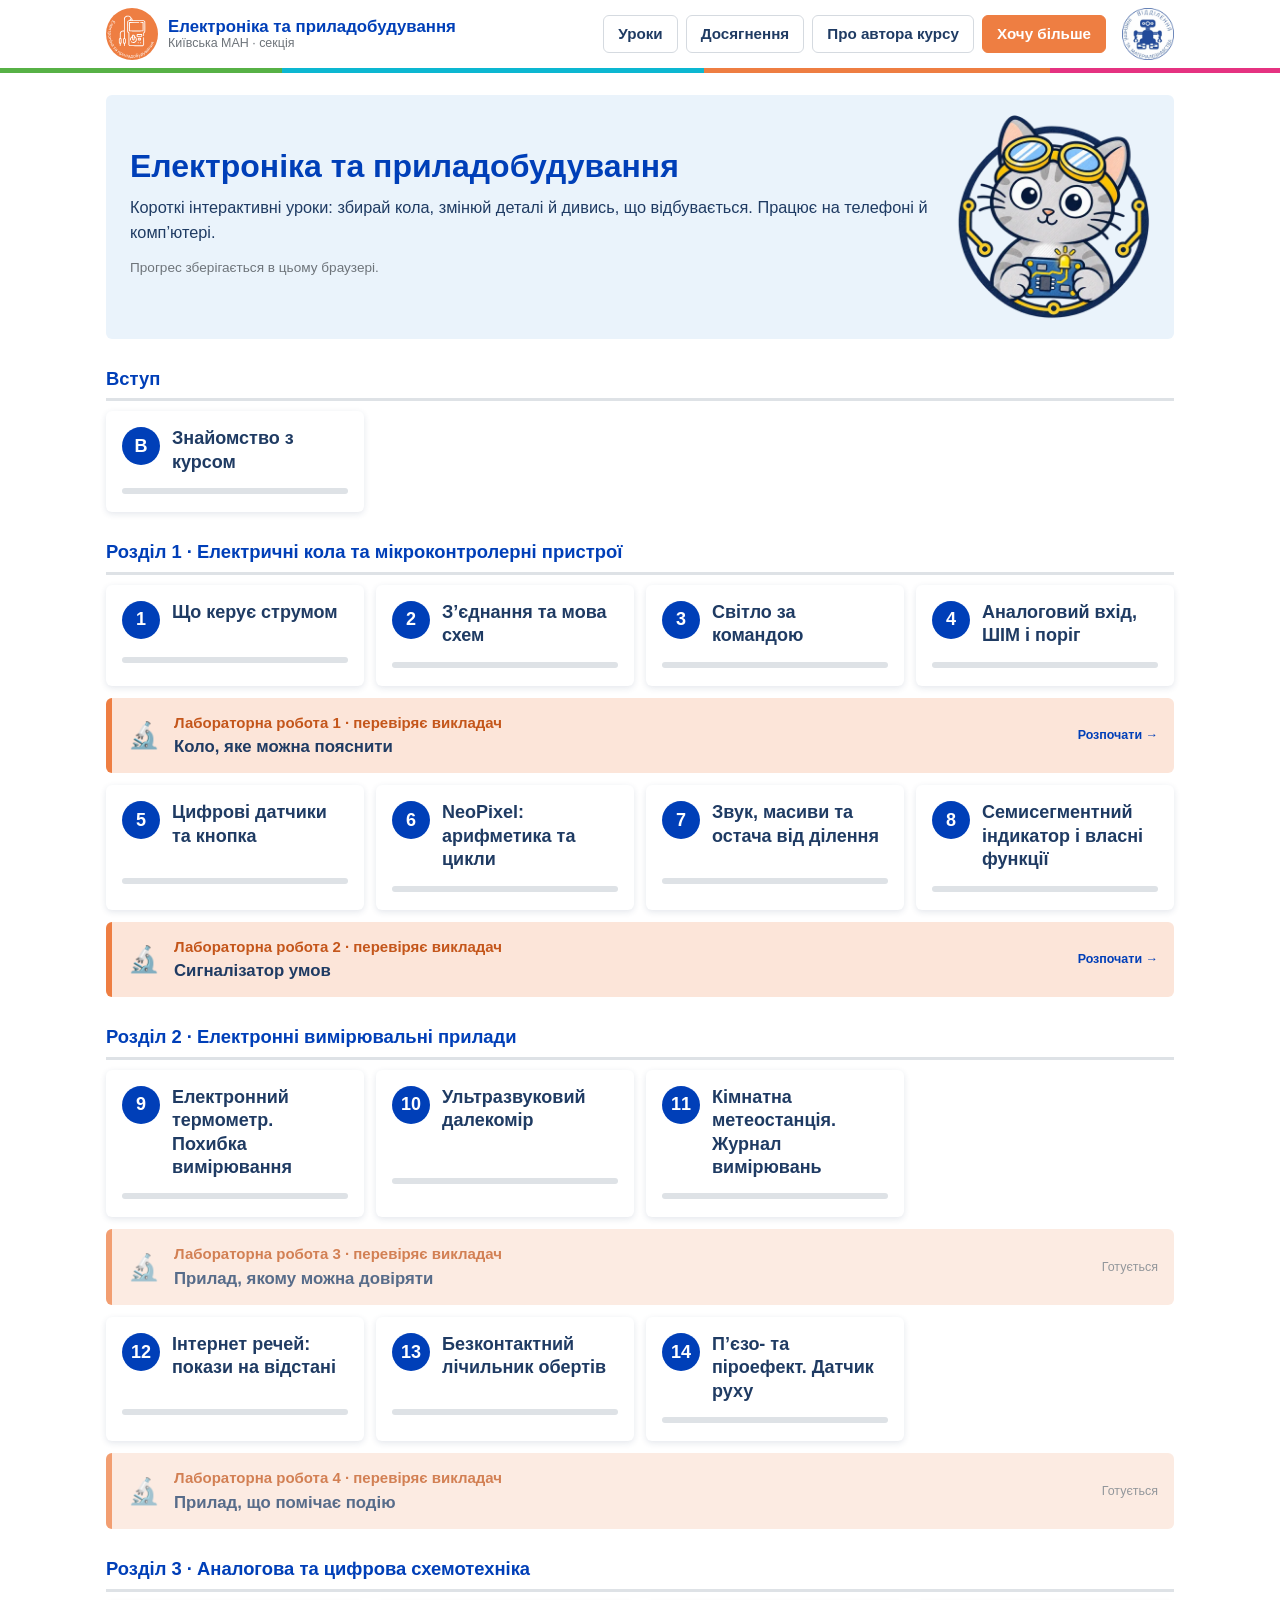
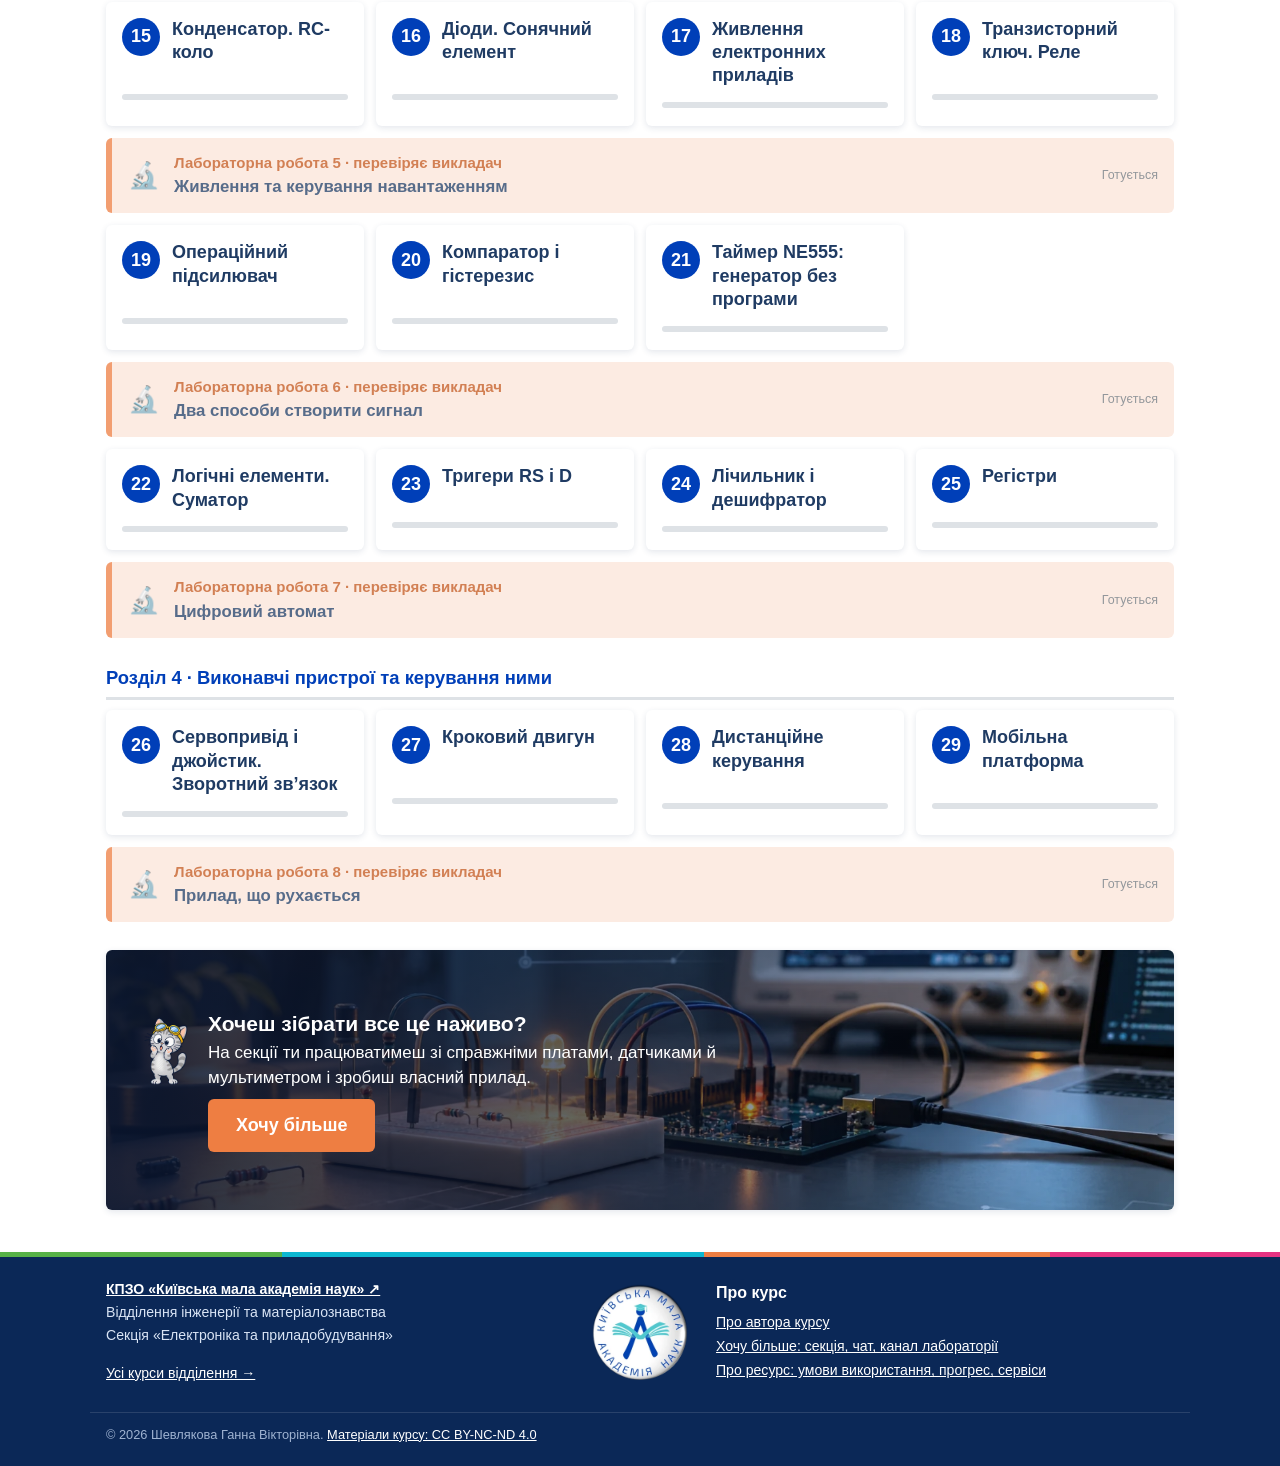
<file: index.html>
<!doctype html>
<html lang="uk">
<head>
<meta charset="utf-8">
<meta name="viewport" content="width=device-width,initial-scale=1">
<title>Електроніка та приладобудування · Київська МАН</title>
<link rel="stylesheet" href="css/style.css">
</head>
<body class="page">
<main class="page-main">
  <section class="intro">
    <div>
      <h1>Електроніка та приладобудування</h1>
      <p class="lead">Короткі інтерактивні уроки: збирай кола, змінюй деталі й дивись, що відбувається. Працює на телефоні й комп’ютері.</p>
      <p class="small">Прогрес зберігається в цьому браузері.</p>
    </div>
    <img id="intro-cat" alt="">
  </section>
  <div id="course"></div>
  <section class="teaser big photo">
    <img id="teaser-cat" class="cat-mini" alt="">
    <p><b>Хочеш зібрати все це наживо?</b><br>На секції ти працюватимеш зі справжніми платами, датчиками й мультиметром і зробиш власний прилад.</p>
    <a class="primary" id="teaser-link" href="join.html">Хочу більше</a>
  </section>
</main>
<script src="settings.js"></script>
<script src="js/site.js"></script>
<script>renderSiteChrome('lessons');</script>
<script src="js/cats.js"></script>
<script src="js/lessons-list.js"></script>
<script>
  document.getElementById('intro-cat').src = 'img/course-emblem.webp';
  document.getElementById('teaser-cat').src = CATS.surprised;
  const labState = id => { let L = null; try { L = JSON.parse(localStorage.getItem('electro-lab-' + id) || 'null'); } catch (e) {} return !L || !L.project ? 'Розпочати →' : L.test && L.test.submitted ? `Тест: ${L.test.score}/${L.test.qs.length}` : 'Виконується'; };
  /* Режим авторки: index.html?author=1 — в уроках видно заготовки «Тут буде» (запам’ятовується; ?author=0 — вимкнути) */
  const aq = new URLSearchParams(location.search).get('author');
  try { if (aq != null) localStorage.setItem('electro-author', aq === '1' ? '1' : ''); } catch (e) {}
  const read = id => { try { return JSON.parse(localStorage.getItem('electro-progress-' + id) || 'null'); } catch (e) { return null; } };
  document.getElementById('course').innerHTML = COURSE.map(m => `
    <section class="module${m.module ? '' : ' cont'}">${m.module ? `<h2>${m.module}</h2>` : ''}<div class="lesson-grid">
      ${m.lessons.map(l => {
        const st = l.ready && read(l.id);
        const done = st ? Object.keys(st.done || {}).length : 0;
        const pct = st && st.total ? Math.round(done / st.total * 100) : 0;
        const badge = !l.ready ? '<span class="ls-badge soon">Готується</span>'
          : st && st.complete ? '<span class="ls-badge done">★ Пройдено</span>'
          : pct ? `<span class="ls-badge">${pct}%</span>` : '';
        const inner = `<span class="ls-n">${l.n === 0 ? 'В' : l.n}</span><span class="ls-t">${l.title}</span>${badge}
          ${l.ready ? `<span class="ls-bar"><i style="width:${pct}%"></i></span>` : ''}`;
        return l.ready ? `<a class="ls-card" href="lesson.html?l=${l.id}">${inner}</a>` : `<div class="ls-card off">${inner}</div>`;
      }).join('')}
    </div>
    ${m.lab ? `<${m.lab.ready ? `a href="lab.html?l=${m.lab.id}"` : 'div'} class="lab-card ${m.lab.ready ? '' : 'off'}">
      <span class="lab-ic">🔬</span>
      <span class="lab-t"><small>Лабораторна робота ${m.lab.n} · перевіряє викладач</small><b>${m.lab.title}</b></span>
      <span class="ls-badge ${m.lab.ready ? '' : 'soon'}">${m.lab.ready ? (labState(m.lab.id)) : 'Готується'}</span>
    </${m.lab.ready ? 'a' : 'div'}>` : ''}
    </section>`).join('');
</script>
</body>
</html>
</file>
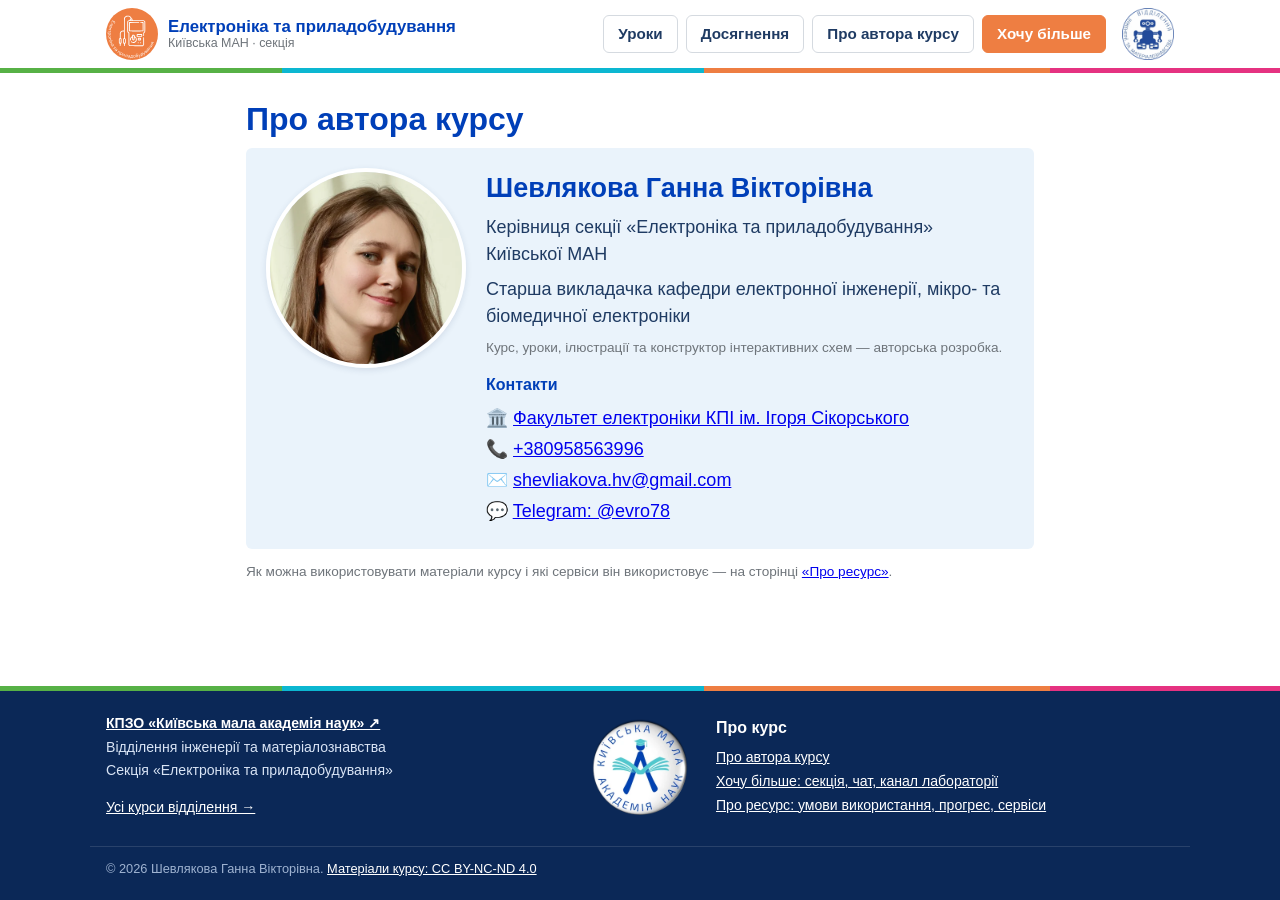
<file: about.html>
<!doctype html>
<html lang="uk">
<head>
<meta charset="utf-8">
<meta name="viewport" content="width=device-width,initial-scale=1">
<title>Про автора курсу · Електроніка та приладобудування</title>
<link rel="stylesheet" href="css/style.css">
</head>
<body class="page">
<main class="page-main narrow">
  <h1>Про автора курсу</h1>
  <section class="author-card">
    <img src="img/author.webp" alt="Шевлякова Ганна Вікторівна" class="author-photo">
    <div>
      <h2 id="a-name"></h2>
      <p id="a-role"></p>
      <p id="a-pos"></p>
      <p class="small">Курс, уроки, ілюстрації та конструктор інтерактивних схем — авторська розробка.</p>
      <h3 class="contacts-h">Контакти</h3>
      <ul id="a-contacts" class="contact-list"></ul>
    </div>
  </section>
  <p class="small">Як можна використовувати матеріали курсу і які сервіси він використовує — на сторінці <a href="resource.html">«Про ресурс»</a>.</p>
</main>
<script src="settings.js"></script>
<script src="js/site.js"></script>
<script>renderSiteChrome('about');</script>
<script>
  const a = SITE.author, ext = (h, t) => `<a href="${h}" target="_blank" rel="noopener">${t}</a>`;
  document.getElementById('a-name').textContent = a.name;
  const cap = t => t ? t[0].toUpperCase() + t.slice(1) : '';
  document.getElementById('a-role').textContent = cap(a.role);
  document.getElementById('a-pos').textContent = cap(a.position);
  const nick = (a.telegram || '').replace(/^@/, '');
  document.getElementById('a-contacts').innerHTML = [
    a.org && `<li>🏛️ ${a.orgUrl ? ext(a.orgUrl, a.org) : a.org}</li>`,
    a.phone && `<li>📞 <a href="tel:${a.phone.replace(/[^+\d]/g, '')}">${a.phone}</a></li>`,
    a.email && `<li>✉️ <a href="mailto:${a.email}">${a.email}</a></li>`,
    nick && `<li>💬 ${ext('https://t.me/' + nick, 'Telegram: @' + nick)}</li>`
  ].filter(Boolean).join('') || '<li class="small">Контакти з’являться тут (заповніть їх у файлі settings.js).</li>';
</script>
</body>
</html>
</file>
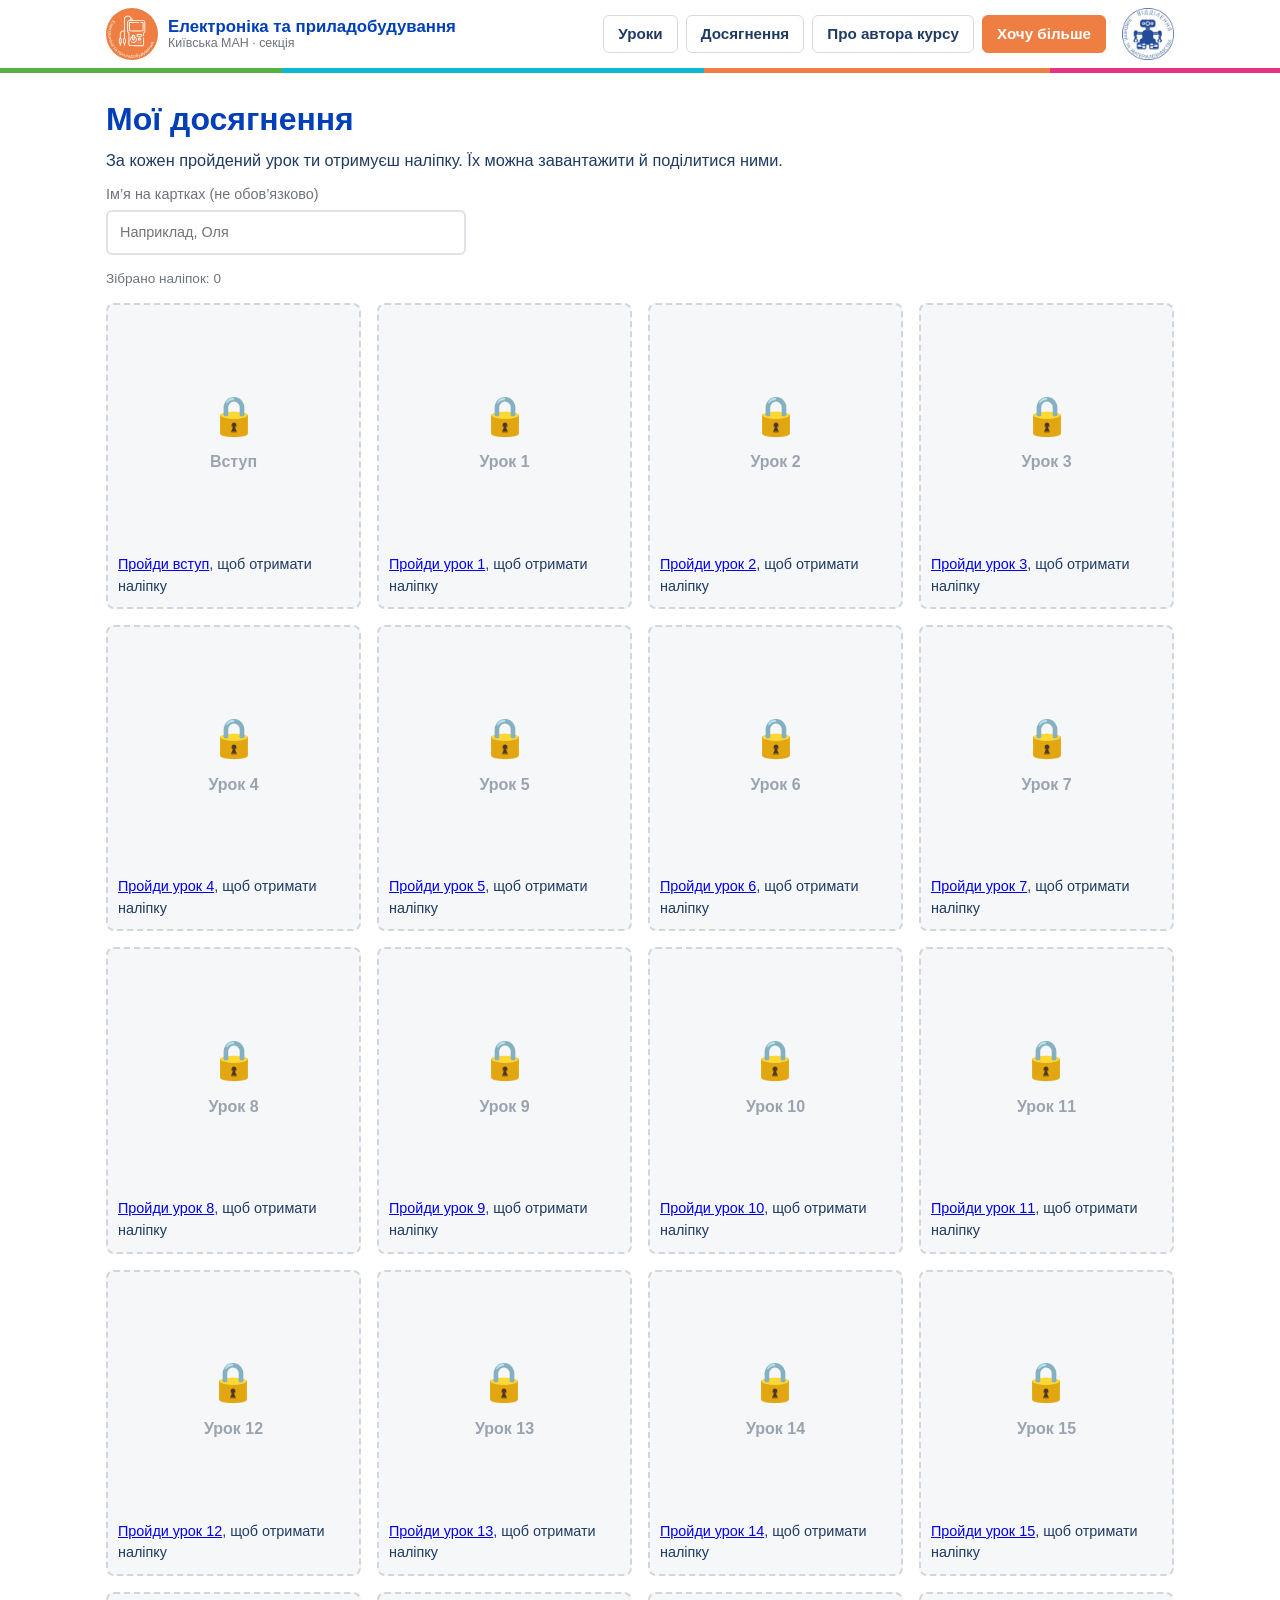
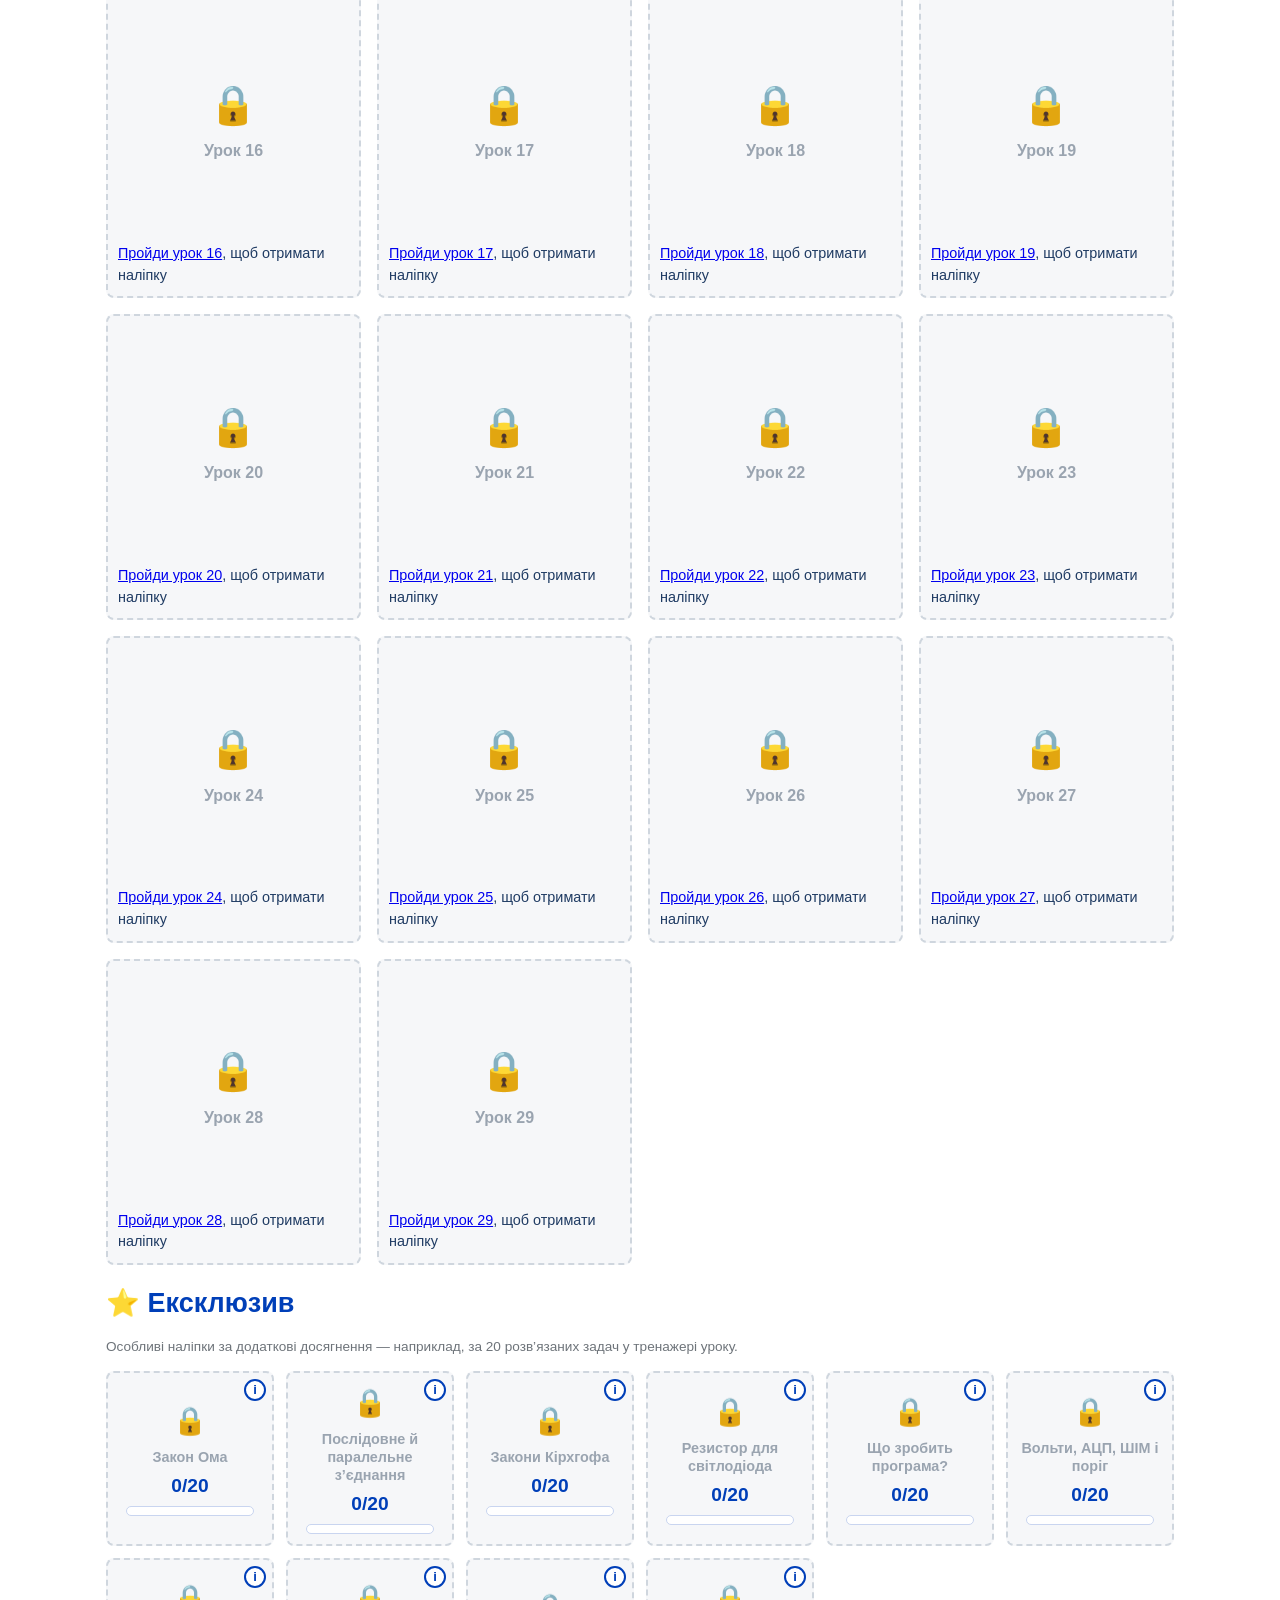
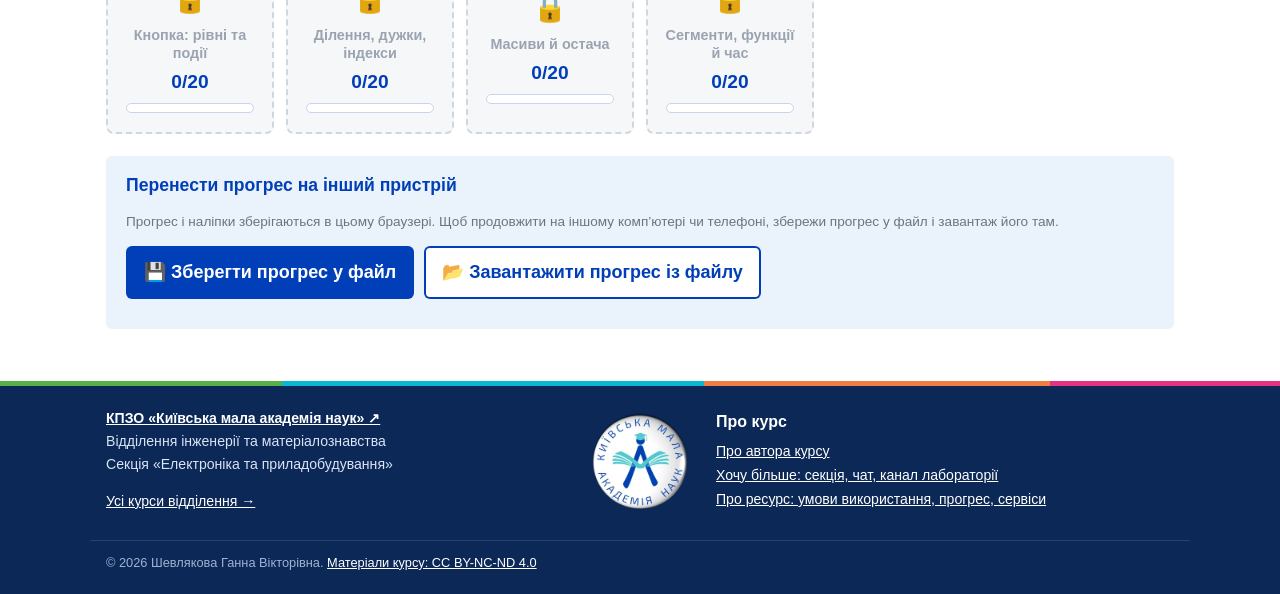
<file: achievements.html>
<!doctype html>
<html lang="uk">
<head>
<meta charset="utf-8">
<meta name="viewport" content="width=device-width,initial-scale=1">
<title>Досягнення · Електроніка та приладобудування</title>
<link rel="stylesheet" href="css/style.css">
</head>
<body class="page">
<main class="page-main">
  <h1>Мої досягнення</h1>
  <p class="lead">За кожен пройдений урок ти отримуєш наліпку. Їх можна завантажити й поділитися ними.</p>
  <label class="name ach-name">Ім’я на картках (не обов’язково)<input id="nm" maxlength="24" placeholder="Наприклад, Оля"></label>
  <p class="small" id="ach-sum"></p>
  <div class="ach-grid" id="ach"></div>

  <section class="excl">
    <h2>⭐ Ексклюзив</h2>
    <p class="small">Особливі наліпки за додаткові досягнення — наприклад, за 20 розв’язаних задач у тренажері уроку.</p>
    <div class="ach-grid small-grid" id="ach-ex"></div>
  </section>

  <section class="transfer">
    <h2>Перенести прогрес на інший пристрій</h2>
    <p class="small">Прогрес і наліпки зберігаються в цьому браузері. Щоб продовжити на іншому комп’ютері чи телефоні, збережи прогрес у файл і завантаж його там.</p>
    <div class="actions">
      <button class="primary" id="pf-save">💾 Зберегти прогрес у файл</button>
      <label class="primary alt pf-load">📂 Завантажити прогрес із файлу<input type="file" id="pf-file" accept=".electro" hidden></label>
    </div>
    <p class="small" id="pf-msg" aria-live="polite"></p>
  </section>
</main>
<script src="settings.js"></script>
<script src="js/site.js"></script>
<script>renderSiteChrome('achievements');</script>
<script src="js/cats.js"></script>
<script src="js/card.js"></script>
<script src="js/lessons-list.js"></script>
<script src="js/progress-file.js"></script>
<script>
(function () {
  const read = id => { try { return JSON.parse(localStorage.getItem('electro-progress-' + id) || 'null'); } catch (e) { return null; } };
  const getName = () => { try { return localStorage.getItem('electro-name') || ''; } catch (e) { return ''; } };
  const lessons = COURSE.flatMap(m => m.lessons).filter(l => l.ready);
  const box = document.getElementById('ach'), nm = document.getElementById('nm');
  nm.value = getName();

  // Підвантажити наліпку уроку (lessons/stickers/<id>.sticker.js), якщо вона є
  const loadSticker = id => new Promise(res => {
    if ((window.STICKERS || {})[id]) return res();
    const s = document.createElement('script'); s.src = 'lessons/stickers/' + id + '.sticker.js';
    s.onload = res; s.onerror = res; document.body.appendChild(s);
  });

  async function draw() {
    let got = 0;
    const items = [];
    const loadBonus = id => new Promise(res => { if ((window.STICKERS || {})[id + 'b'] || (window.STICKERS || {})[id + 'k']) return res(); const s = document.createElement('script'); s.src = 'lessons/stickers/' + id + '.bonus.js'; s.onload = res; s.onerror = res; document.body.appendChild(s); });
    for (const l of lessons) {
      const st = read(l.id);
      if (st && st.complete && st.card) {
        await loadSticker(l.id);
        got++;
        items.push({ l, meta: { ...st.card, name: getName(), sticker: (window.STICKERS || {})[l.id] } });
      } else items.push({ l, meta: null });
      // Ексклюзивні наліпки за тренажери: отримана — показуємо, ні — замок із прогресом 3/20
      for (const t of l.trainers || []) {
        const gen = Object.values((st && st.gen) || {}).find(g => g.key === t.key);
        let solved = gen ? gen.ok : 0;
        if (!gen && t.key === 'b') solved = Math.max(0, ...Object.values((st && st.genSolved) || {}));   // старі записи
        const when = st && ((st.bonuses || {})[t.key] || (t.key === 'b' && typeof st.bonus === 'string' && st.bonus));
        const info = `Розв’яжи ${t.need} задач у тренажері «${t.topic}» (${l.n === 0 ? 'вступ' : 'урок ' + l.n})`;
        if (when) { await loadBonus(l.id); const b = (window.STICKERS || {})[l.id + t.key]; if (b) { got++; items.push({ l, t, info, ex: true, bonus: true, meta: { sticker: b } }); continue; } }
        items.push({ l, t, info, ex: true, trainerLock: { solved: Math.min(solved, t.need), need: t.need } });
      }
    }
    // Ще не готові уроки показуємо як закриті місця для наліпок
    COURSE.flatMap(m => m.lessons).filter(l => !l.ready).slice(0, Math.max(0, 6 - items.filter(x => !x.ex).length)).forEach(l => items.push({ l, meta: null }));
    const stk = meta => meta.sticker || { src: CATS.thumb, size: [358, 420] };
    const tip = it => `<button class="info" type="button" aria-label="Як отримати" data-tip="${it.info}">i</button>`;
    const card = (it, k) => { const { l, meta, bonus, trainerLock: tl } = it; return tl ? `
      <figure class="ach-card locked trainer">
        ${tip(it)}
        <div class="ach-lock">🔒<span>${it.t.topic}</span><b class="tr-count">${tl.solved}/${tl.need}</b>
          <div class="tr-bar"><span style="width:${tl.solved / tl.need * 100}%"></span></div></div>
      </figure>` : bonus ? `
      <figure class="ach-card bonus">
        ${tip(it)}
        <div class="ach-sticker"><img src="${meta.sticker.src}" alt="Наліпка «${it.t.topic}»"></div>
        <figcaption><b>${it.t.topic}</b></figcaption>
        <button class="primary" data-k="${k}" data-what="sticker">⬇️ Наліпка</button>
      </figure>` : meta ? `
      <figure class="ach-card">
        <div class="ach-sticker"><img src="${stk(meta).src}" alt="Наліпка"></div>
        <figcaption><b>${l.n === 0 ? 'Вступ' : 'Урок ' + l.n}</b> · ${l.title}<br><span class="ach-stars">${'★'.repeat(meta.stars || 0)}${'☆'.repeat(3 - (meta.stars || 0))}</span></figcaption>
        <button class="primary" data-k="${k}" data-what="sticker">⬇️ Наліпка</button>
        <button class="ach-alt" data-k="${k}" data-what="card">Картка з ім’ям і зірками</button>
      </figure>` : `
      <figure class="ach-card locked">
        <div class="ach-lock">🔒<span>${l.n === 0 ? 'Вступ' : 'Урок ' + l.n}</span></div>
        <figcaption>${l.ready ? `<a href="lesson.html?l=${l.id}">Пройди ${l.n === 0 ? 'вступ' : 'урок ' + l.n}</a>, щоб отримати наліпку` : `${l.n === 0 ? 'Вступ' : 'Урок ' + l.n} готується`}</figcaption>
      </figure>`; };
    box.innerHTML = items.map((it, k) => it.ex ? '' : card(it, k)).join('');
    document.getElementById('ach-ex').innerHTML = items.map((it, k) => it.ex ? card(it, k) : '').join('');
    document.getElementById('ach-sum').textContent = `Зібрано наліпок: ${got}`;
    // Наліпка — сама картинка (PNG із прозорим тлом); картка — повний «постер» з ім'ям і зірками
    const stickerPNG = async src => {
      const img = new Image(); img.src = src; await img.decode();
      const cv = document.createElement('canvas'); cv.width = img.naturalWidth; cv.height = img.naturalHeight;
      cv.getContext('2d').drawImage(img, 0, 0);
      return new Promise(r => cv.toBlob(r, 'image/png'));
    };
    document.querySelectorAll('.info').forEach(b => b.onclick = () => b.classList.toggle('open'));
    document.querySelectorAll('#ach button[data-k], #ach-ex button[data-k]').forEach(b => b.onclick = async () => {
      const { l, meta } = items[+b.dataset.k];
      const card = b.dataset.what === 'card';
      const blob = card ? await Card.png(meta) : await stickerPNG(stk(meta).src);
      const a = document.createElement('a'); a.href = URL.createObjectURL(blob);
      a.download = card ? `картка-урок-${l.n || 'вступ'}.png` : items[+b.dataset.k].bonus ? `наліпка-${items[+b.dataset.k].t.topic.replace(/\s+/g, '-')}.png` : `наліпка-урок-${l.n || 'вступ'}.png`; a.click();
    });
  }
  const msg = document.getElementById('pf-msg');
  document.getElementById('pf-save').onclick = () => { ProgressFile.download(); msg.textContent = 'Файл збережено. Відкрий цю сторінку на іншому пристрої й завантаж його.'; };
  document.getElementById('pf-file').onchange = async e => {
    const f = e.target.files[0]; if (!f) return;
    try { const n = await ProgressFile.upload(f); msg.textContent = `Готово! Прогрес завантажено (уроків: ${n}).`; nm.value = getName(); draw(); }
    catch (err) { msg.textContent = 'Цей файл не підходить: можливо, він пошкоджений або змінений.'; }
    e.target.value = '';
  };
  nm.oninput = () => { try { localStorage.setItem('electro-name', nm.value.trim()); } catch (e) {} draw(); };
  draw();
})();
</script>
</body>
</html>
</file>
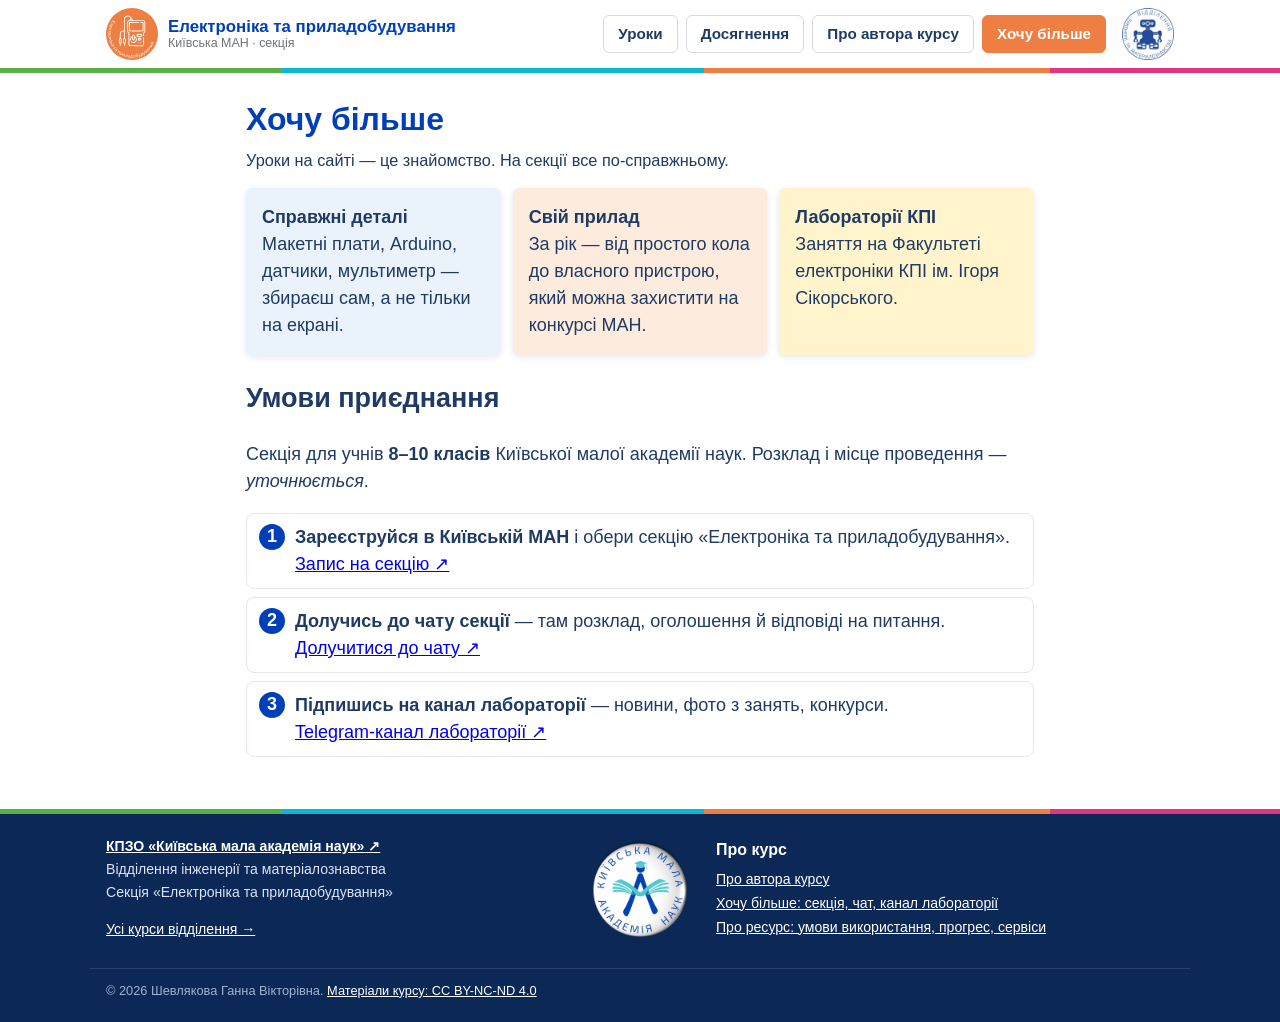
<file: join.html>
<!doctype html>
<html lang="uk">
<head>
<meta charset="utf-8">
<meta name="viewport" content="width=device-width,initial-scale=1">
<title>Хочу більше · Електроніка та приладобудування</title>
<link rel="stylesheet" href="css/style.css">
</head>
<body class="page">
<main class="page-main narrow">
  <h1>Хочу більше</h1>
  <p class="lead">Уроки на сайті — це знайомство. На секції все по-справжньому.</p>
  <div class="cards3">
    <div class="c blue"><b>Справжні деталі</b><br>Макетні плати, Arduino, датчики, мультиметр — збираєш сам, а не тільки на екрані.</div>
    <div class="c peach"><b>Свій прилад</b><br>За рік — від простого кола до власного пристрою, який можна захистити на конкурсі МАН.</div>
    <div class="c yellow"><b>Лабораторії КПІ</b><br>Заняття на Факультеті електроніки КПІ ім. Ігоря Сікорського.</div>
  </div>

  <h2>Умови приєднання</h2>
  <!-- TODO: розклад і місце проведення -->
  <p>Секція для учнів <b>8–10 класів</b> Київської малої академії наук. Розклад і місце проведення — <i>уточнюється</i>.</p>
  <ol class="steps-join" id="join-steps"></ol>
</main>
<script src="settings.js"></script>
<script src="js/site.js"></script>
<script>renderSiteChrome('join');</script>
<script>
  const L = SITE.links, ext = (h, t) => `<a href="${h}" target="_blank" rel="noopener">${t}</a>`;
  document.getElementById('join-steps').innerHTML = [
    `<li><b>Зареєструйся в Київській МАН</b> і обери секцію «Електроніка та приладобудування».${L.signup ? '<br>' + ext(L.signup, 'Запис на секцію ↗') : ''}</li>`,
    `<li><b>Долучись до чату секції</b> — там розклад, оголошення й відповіді на питання.${L.joinForm ? '<br>' + ext(L.joinForm, 'Долучитися до чату ↗') : ''}</li>`,
    `<li><b>Підпишись на канал лабораторії</b> — новини, фото з занять, конкурси.${L.labChannel ? '<br>' + ext(L.labChannel, 'Telegram-канал лабораторії ↗') : ''}</li>`
  ].join('');
</script>
</body>
</html>
</file>
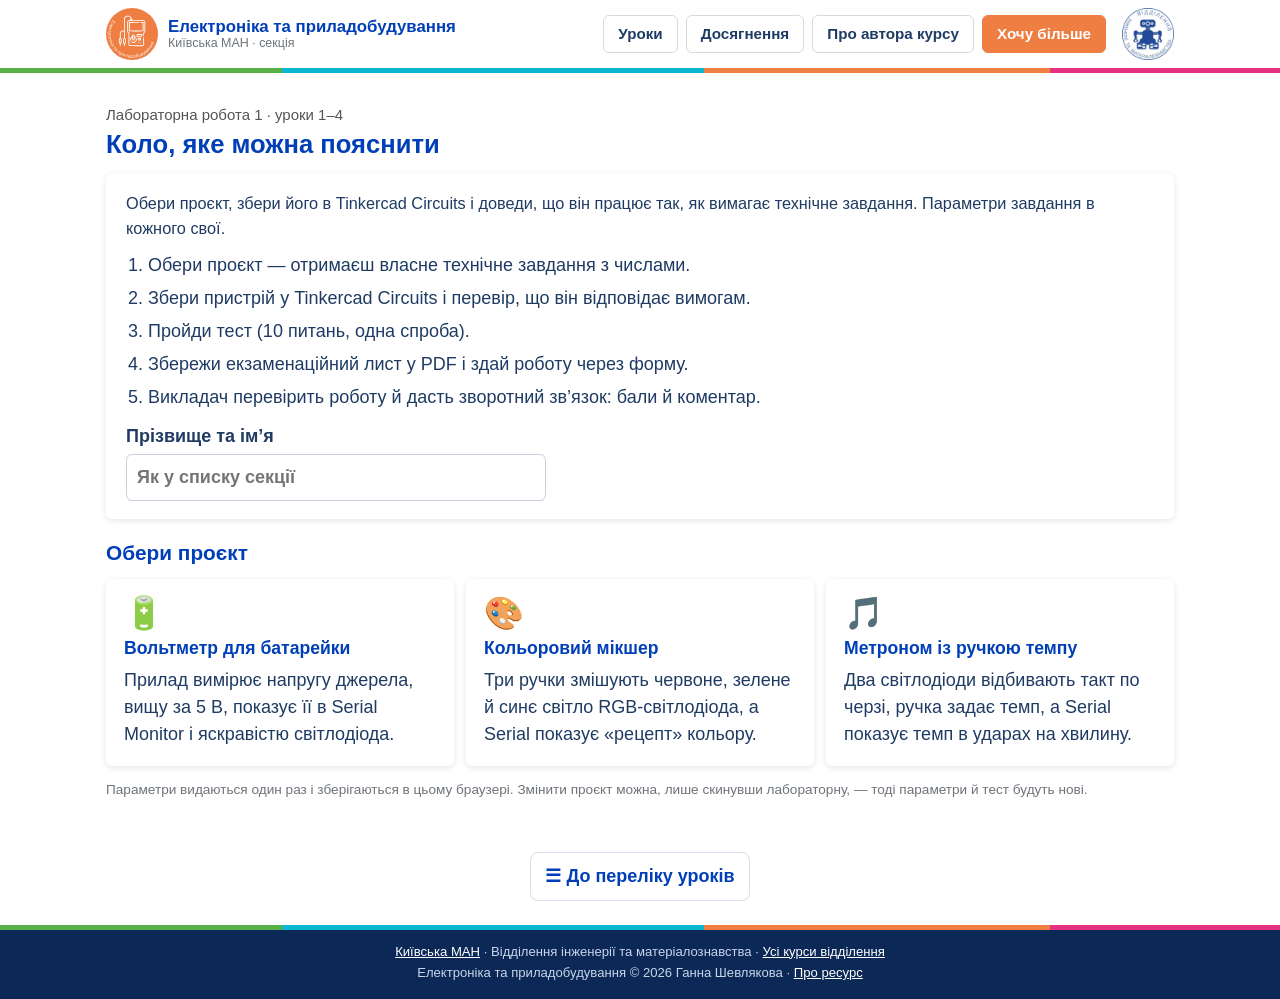
<file: lab.html>
<!doctype html>
<html lang="uk">
<head>
<meta charset="utf-8">
<meta name="viewport" content="width=device-width,initial-scale=1">
<title>Лабораторна робота · Електроніка та приладобудування</title>
<link rel="stylesheet" href="css/style.css">
</head>
<body class="page">
<main class="page-main"><div id="lab"></div></main>
<div id="sheet-box"></div>
<script src="settings.js"></script>
<script src="js/site.js"></script>
<script>renderSiteChrome('lessons');</script>
<script src="js/lessons-list.js"></script>
<script src="js/feedback.js"></script>
<script>
  /* Завантаження лабораторної за адресою lab.html?l=lab01 */
  (function () {
    const id = (new URLSearchParams(location.search).get('l') || 'lab01').replace(/[^a-z0-9_-]/gi, '');
    const s = document.createElement('script'); s.src = 'lessons/' + id + '.js';
    s.onload = () => { const e = document.createElement('script'); e.src = 'js/lab.js'; document.body.appendChild(e); };
    s.onerror = () => { document.getElementById('lab').innerHTML = '<div class="lab-card-box"><h2>Ця лабораторна ще готується</h2><a class="primary" href="index.html">До переліку уроків</a></div>'; };
    document.body.appendChild(s);
  })();
</script>
</body>
</html>
</file>
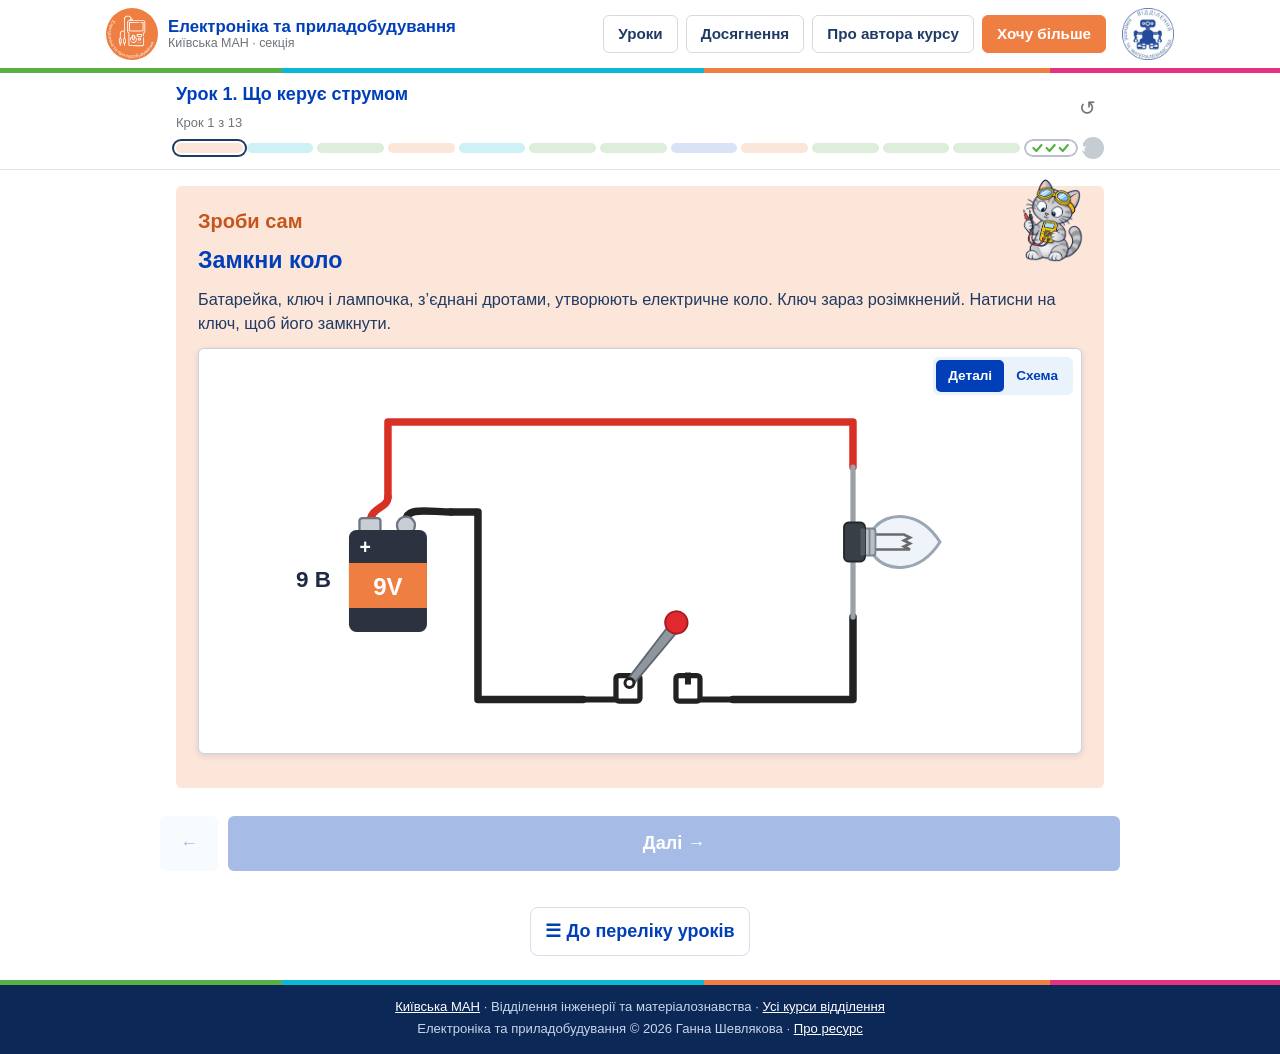
<file: lesson.html>
<!doctype html>
<html lang="uk">
<head>
<meta charset="utf-8">
<meta name="viewport" content="width=device-width,initial-scale=1,viewport-fit=cover">
<title>Урок · Електроніка та приладобудування</title>
<link rel="stylesheet" href="css/style.css">
</head>
<body class="lesson-page">
<div class="top">
  <div class="top-row">
    <div class="top-title"><h1 id="lesson-title"></h1><span id="counter"></span></div>
    <button class="icon-btn" id="reset" title="Почати урок спочатку">↺</button>
  </div>
  <div id="progress" aria-hidden="true"></div>
</div>

<main><section id="step" aria-live="polite"></section></main>

<nav class="nav"><div class="nav-row">
  <button id="back" aria-label="Назад">←</button>
  <button id="next">Далі →</button>
</div></nav>

<script src="settings.js"></script>
<script src="js/lessons-list.js"></script>
<script src="js/site.js"></script>
<script>renderSiteChrome('lessons');</script>
<script src="js/cats.js"></script>
<script src="js/parts.js"></script>
<script src="js/circuit.js"></script>
<script src="js/models.js"></script>
<script src="js/arduino.js"></script>
<script src="js/figures.js"></script>
<script src="js/card.js"></script>
<script src="js/feedback.js"></script>
<script>
  /* Завантаження уроку за адресою lesson.html?l=ohm */
  (function () {
    const id = (new URLSearchParams(location.search).get('l') || 'ohm').replace(/[^a-z0-9_-]/gi, '');
    const s = document.createElement('script');
    s.src = 'lessons/' + id + '.js';
    const engine = () => { const e = document.createElement('script'); e.src = 'js/engine.js'; document.body.appendChild(e); };
    // Після уроку — його наліпка (якщо є), потім рушій
    s.onload = () => {
      const load = (src, next) => { const k = document.createElement('script'); k.src = src; k.onload = next; k.onerror = next; document.body.appendChild(k); };
      load('lessons/stickers/' + id + '.sticker.js', () => window.LESSON && window.LESSON.steps.some(x => x.bonus) ? load('lessons/stickers/' + id + '.bonus.js', engine) : engine());
    };
    s.onerror = () => {
      document.querySelector('.top').hidden = true; document.querySelector('.nav').hidden = true;
      document.getElementById('step').innerHTML = '<div class="panel kind-theory"><h2>Цей урок ще готується</h2><p class="lead">Загляньте трохи згодом, а поки можна пройти готові уроки.</p><a class="primary" href="index.html">До переліку уроків</a></div>';
    };
    document.body.appendChild(s);
  })();
</script>
</body>
</html>
</file>
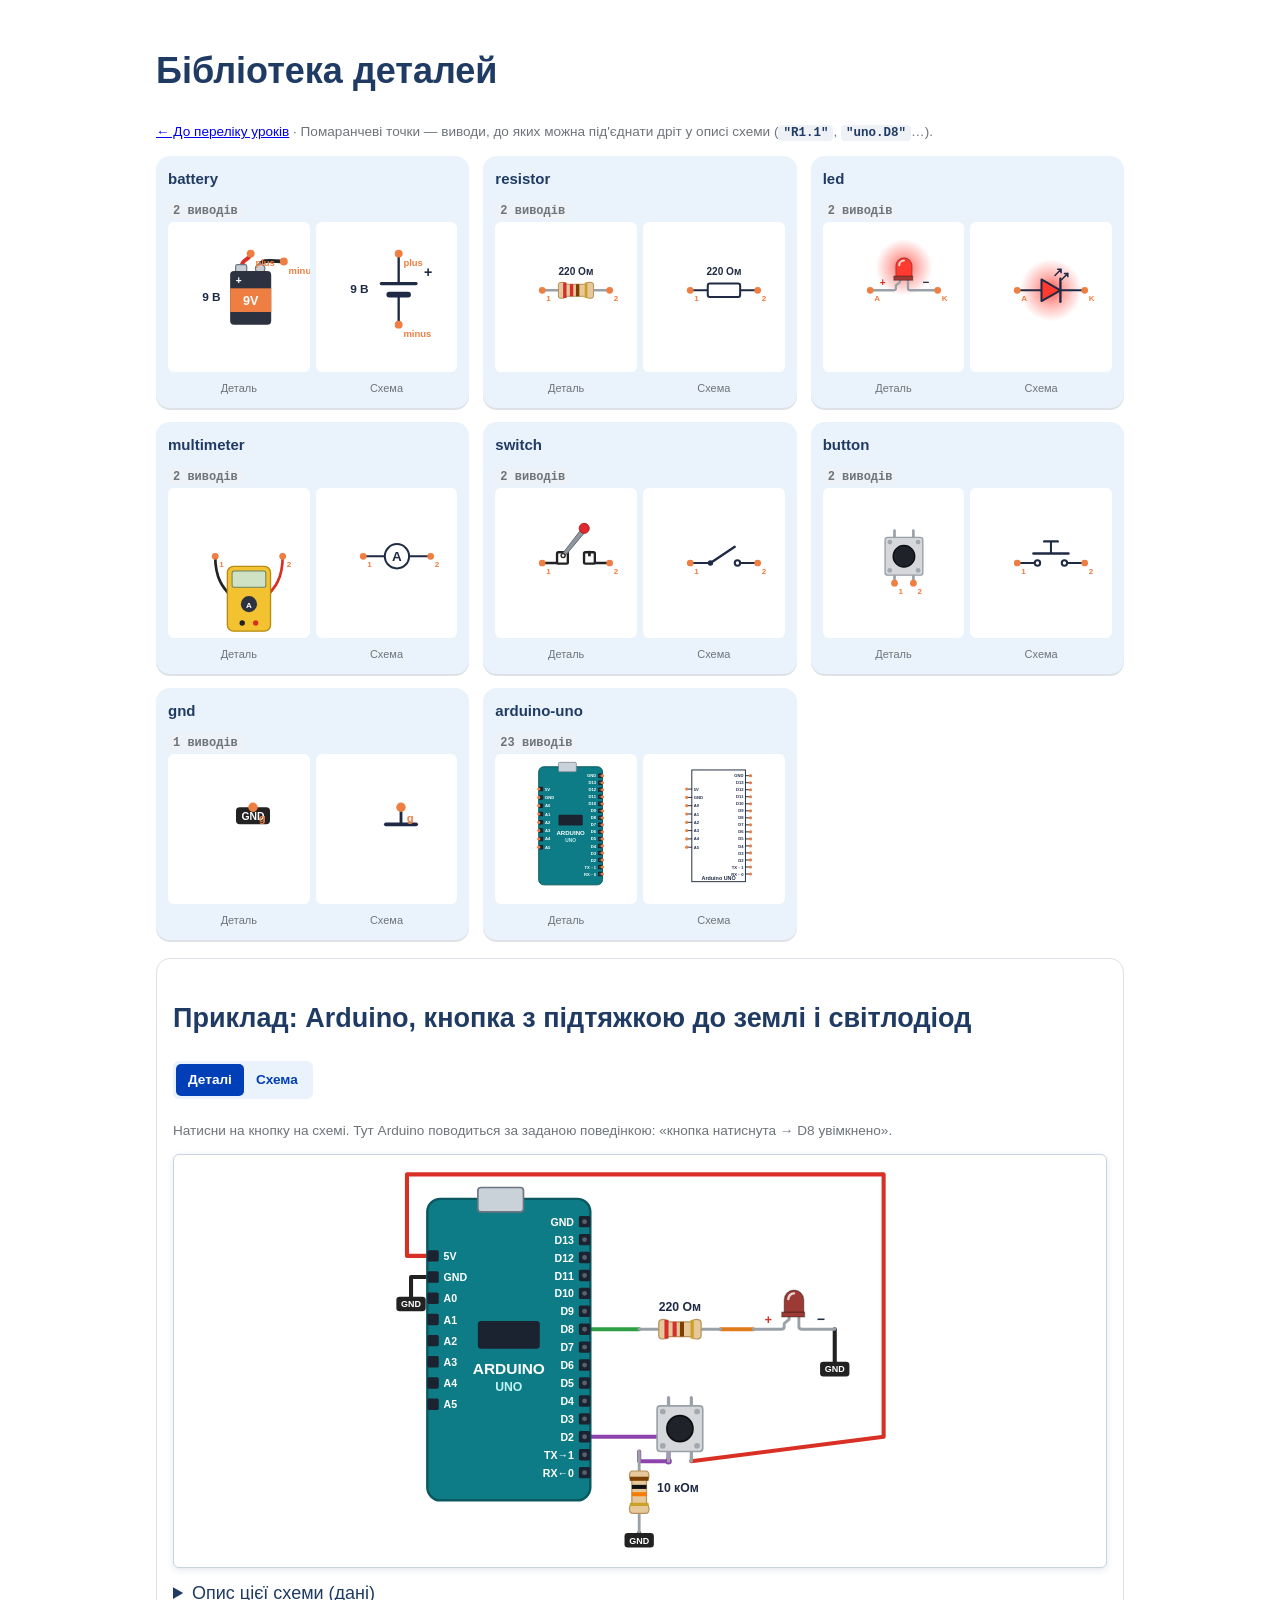
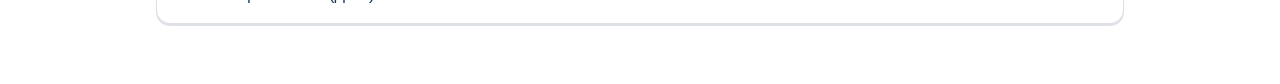
<file: parts.html>
<!doctype html>
<html lang="uk">
<head>
<meta charset="utf-8">
<meta name="viewport" content="width=device-width,initial-scale=1">
<title>Бібліотека деталей · конструктор</title>
<link rel="stylesheet" href="css/style.css">
<style>
  body{display:block;background:#fff}
  .wrap{max-width:1000px;margin:0 auto;padding:20px 16px 60px}
  .gallery{display:grid;grid-template-columns:repeat(auto-fill,minmax(300px,1fr));gap:14px}
  .tile{background:#EAF3FB;border-radius:14px;padding:12px;box-shadow:0 2px 0 var(--line)}
  .tile h3{margin:0 0 4px;font-size:15px}
  .tile code{font-size:12px;color:var(--muted)}
  .tile .two{display:grid;grid-template-columns:1fr 1fr;gap:6px}.tile svg{width:100%;height:150px;background:#fff;border-radius:6px}.tile .cap{font-size:11px;color:var(--muted);text-align:center}
  .pin-dot{fill:var(--orange)} .pin-name{font-size:12px;fill:var(--orange);font-weight:700}
  .box{background:#fff;border:1.5px solid #DEE2E6;border-radius:14px;padding:16px;margin-top:18px;box-shadow:0 2px 0 var(--line)}
  pre{background:#1f2a44;color:#e8eefc;padding:14px;border-radius:12px;overflow:auto;font-size:13px}
</style>
</head>
<body>
<div class="wrap">
  <h1>Бібліотека деталей</h1>
  <p class="small"><a href="index.html">← До переліку уроків</a> · Помаранчеві точки — виводи, до яких можна під'єднати дріт у описі схеми (<code>"R1.1"</code>, <code>"uno.D8"</code>…).</p>
  <div class="gallery" id="gallery"></div>

  <div class="box">
    <h2>Приклад: Arduino, кнопка з підтяжкою до землі і світлодіод</h2>
    <div class="view-toggle" style="position:static;display:inline-flex;margin-bottom:8px"><button data-v="real" class="on">Деталі</button><button data-v="schematic">Схема</button></div>
    <p class="small">Натисни на кнопку на схемі. Тут Arduino поводиться за заданою поведінкою: «кнопка натиснута → D8 увімкнено».</p>
    <div class="scheme"><svg id="ard" class="circuit"></svg></div>
    <details><summary>Опис цієї схеми (дані)</summary><pre id="src"></pre></details>
  </div>
</div>

<script src="js/parts.js"></script>
<script src="js/circuit.js"></script>
<script>
/* Галерея: кожна деталь у двох виглядах, з підписаними виводами */
const g = document.getElementById('gallery');
const sample = { battery:{value:9}, resistor:{value:220}, led:{color:'red'}, multimeter:{mode:'A'}, switch:{closed:false}, button:{}, gnd:{}, 'arduino-uno':{} };
for (const [type, opts] of Object.entries(sample)) {
  const P = PARTS[type], pad = 40;
  const pinDots = pp => Object.entries(pp).map(([n,[x,y]]) =>
    `<circle class="pin-dot" cx="${x}" cy="${y}" r="5"/>` +
    (type === 'arduino-uno' ? '' : `<text class="pin-name" x="${x + 6}" y="${y + 16}">${n}</text>`)).join('');
  const pins = pinDots(P.pins), rpins = pinDots({ ...P.pins, ...(P.realPins || {}) });
  const vb = `${-pad - 30} ${-pad} ${P.w + pad * 2 + 30} ${P.h + pad * 2 + 20}`;
  g.insertAdjacentHTML('beforeend', `<div class="tile"><h3>${type}</h3><code>${Object.keys(P.pins).length} виводів</code>
    <div class="two"><div><svg viewBox="${vb}">${P.real({ ...opts, id: 'r-' + type })}${rpins}</svg><div class="cap">Деталь</div></div>
    <div><svg viewBox="${vb}">${P.draw({ ...opts, id: 'g-' + type })}${pins}</svg><div class="cap">Схема</div></div></div></div>`);
}
// Один LED у галереї показуємо увімкненим
['#g-led', '#r-led'].forEach(p => { document.querySelector(p + '-glow').setAttribute('opacity', .9); document.querySelector(p + '-body').setAttribute('fill', '#ff3b30'); });

/* Схема з Arduino: вузли з трьома виводами, земля, живлення */
const def = {
  viewBox: '-20 -40 660 500',
  parts: {
    uno: { type: 'arduino-uno', x: 40, y: 20 },
    R1:  { type: 'resistor', value: 220, x: 300, y: 160 },
    L1:  { type: 'led', color: 'red', x: 440, y: 150 },
    G1:  { type: 'gnd', x: 520, y: 220 },
    S1:  { type: 'button', x: 300, y: 272, pressed: false },
    R2:  { type: 'resistor', value: 10000, x: 320, y: 330, rot: 90 },
    G2:  { type: 'gnd', x: 280, y: 430 },
    G3:  { type: 'gnd', x: 0, y: 140 }
  },
  nets: {
    led_out: ['uno.D8', 'R1.1'],
    led_mid: ['R1.2', 'L1.A'],
    led_gnd: ['L1.K', 'G1.g'],
    btn_in:  ['uno.D2', 'S1.1', 'R2.1'],
    pull_gnd:['R2.2', 'G2.g'],
    vcc:     ['S1.2', 'uno.5V'],
    uno_gnd: ['uno.GND', 'G3.g']
  },
  via: {
    vcc: [[600, 312], [600, -10], [15, -10], [15, 90]],
    uno_gnd: [[20, 116], [20, 140]]
  },
  behavior: 'buttonLight'
};
document.getElementById('src').textContent = JSON.stringify(def, null, 2);

const svg = document.getElementById('ard');
let curView = 'real';
document.querySelectorAll('.view-toggle button').forEach(b => b.onclick = () => {
  curView = b.dataset.v;
  document.querySelectorAll('.view-toggle button').forEach(x => x.classList.toggle('on', x === b));
  draw();
});
function draw() {
  const c = Circuit.render(svg, def, curView);
  const on = def.parts.S1.pressed;
  c.setCurrent(0);
  // Струм показуємо лише в колі світлодіода
  svg.querySelectorAll('.flow').forEach(f => {
    if (on && (f.dataset.net.startsWith('led') || f.dataset.net === 'vcc' || f.dataset.net === 'btn_in')) { f.style.opacity = 1; f.style.animationDuration = '.25s'; }
  });
  c.setLed('L1', on ? 1 : 0, false);
  c.setPin('uno', 'D8', on); c.setPin('uno', 'D2', on);
  const btn = svg.querySelector('[data-id="S1"]');
  btn.style.cursor = 'pointer';
  btn.insertAdjacentHTML('afterbegin', '<rect x="-10" y="-20" width="120" height="80" fill="transparent"/>');
  btn.onclick = () => { def.parts.S1.pressed = !on; draw(); };
}
draw();
</script>
</body>
</html>
</file>
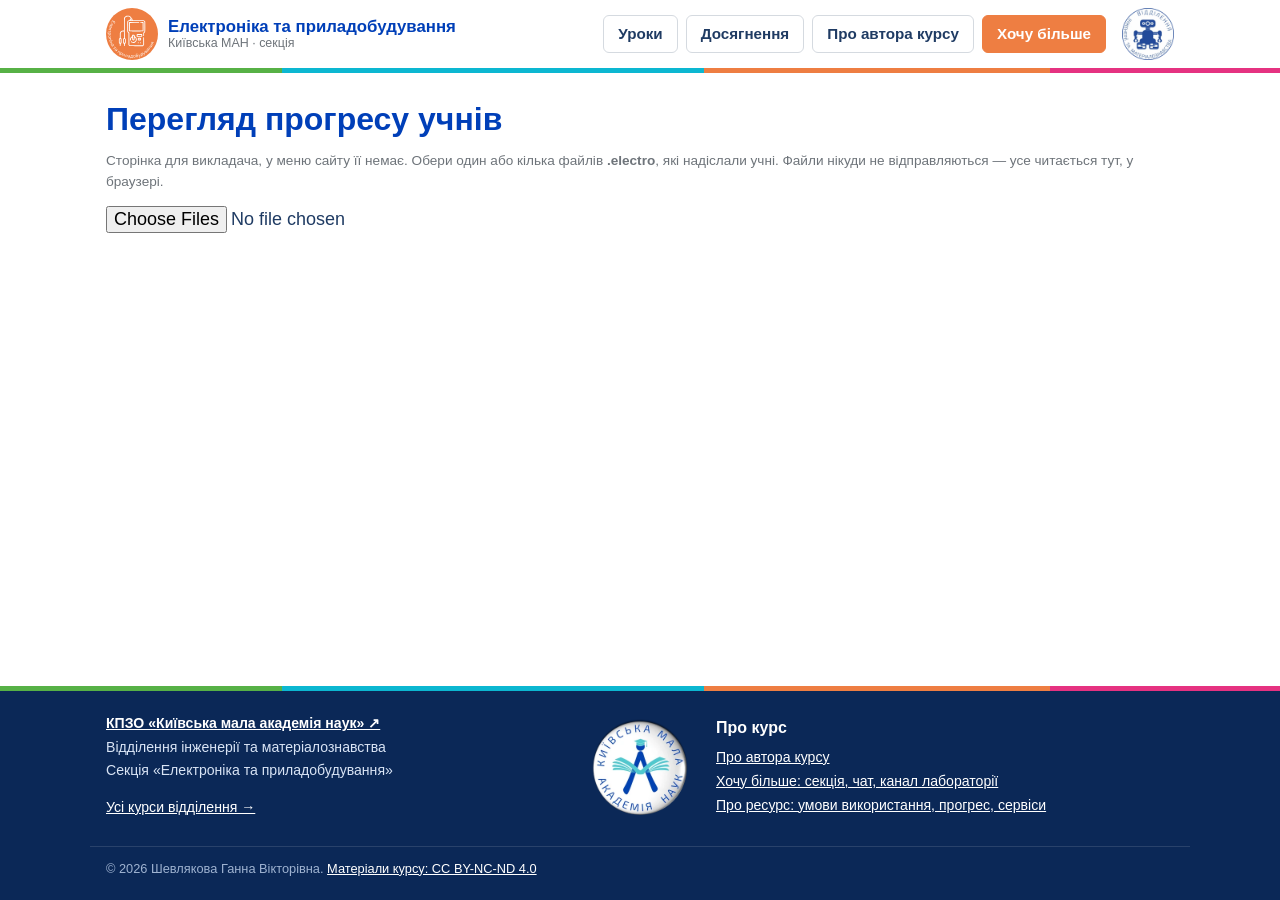
<file: progress-viewer.html>
<!doctype html>
<html lang="uk">
<head>
<meta charset="utf-8">
<meta name="viewport" content="width=device-width,initial-scale=1">
<meta name="robots" content="noindex">
<title>Перегляд прогресу учнів</title>
<link rel="stylesheet" href="css/style.css">
<style>
  .pv table{width:100%;border-collapse:collapse;font-size:.88rem;margin:10px 0 24px;background:#fff}
  .pv th{background:#1F3B63;color:#fff;padding:7px;text-align:left}
  .pv td{border-bottom:1px solid var(--line);padding:6px 7px;vertical-align:top}
  .pv h2{color:var(--title);margin:24px 0 4px}
  .pv .file{color:var(--muted);font-size:.8rem}
  .pv details{margin:4px 0}
</style>
</head>
<body class="page">
<main class="page-main pv">
  <h1>Перегляд прогресу учнів</h1>
  <p class="small">Сторінка для викладача, у меню сайту її немає. Обери один або кілька файлів <b>.electro</b>, які надіслали учні. Файли нікуди не відправляються — усе читається тут, у браузері.</p>
  <input type="file" id="files" accept=".electro" multiple>
  <div id="out"></div>
</main>
<script src="settings.js"></script>
<script src="js/site.js"></script>
<script>renderSiteChrome('');</script>
<script src="js/lessons-list.js"></script>
<script src="js/progress-file.js"></script>
<script>
  const titles = Object.fromEntries(COURSE.flatMap(m => m.lessons).map(l => [l.id, `Урок ${l.n}. ${l.title}`]));
  const fmt = iso => iso ? new Date(iso).toLocaleString('uk-UA', { dateStyle: 'short', timeStyle: 'short' }) : '—';
  const dur = (a, b) => { if (!a || !b) return '—'; const m = Math.round((new Date(b) - new Date(a)) / 60000); return m < 60 ? m + ' хв' : Math.floor(m / 60) + ' год ' + (m % 60) + ' хв'; };
  document.getElementById('files').onchange = async e => {
    const out = document.getElementById('out'); out.innerHTML = '';
    for (const f of e.target.files) {
      let data;
      try { data = ProgressFile.decode(await f.text()); }
      catch (err) { out.insertAdjacentHTML('beforeend', `<h2>${f.name}</h2><p>Файл пошкоджений або змінений вручну.</p>`); continue; }
      const rows = Object.entries(data.lessons || {}).map(([id, st]) => {
        const steps = Object.entries(st.doneAt || {}).sort((a, b) => a[1] < b[1] ? -1 : 1)
          .map(([i, t]) => `крок ${+i + 1}: ${fmt(t)}`).join('<br>');
        const mist = Object.values(st.mistakes || {}).reduce((a, b) => a + b, 0);
        const pr = Object.values(st.practice || {}).filter(Boolean).length;
        return `<tr><td>${titles[id] || id}</td>
          <td>${Object.keys(st.done || {}).length}${st.total ? ' з ' + st.total : ''}</td>
          <td>${st.complete ? '✓' : '—'}</td><td>${(st.card && st.card.stars) || '—'}</td><td>${mist}</td><td>${pr}</td>
          <td>${fmt(st.startedAt)}</td><td>${fmt(st.completedAt)}</td><td>${dur(st.startedAt, st.completedAt)}</td>
          <td>${steps ? `<details><summary>час кроків</summary>${steps}</details>` : '—'}</td></tr>`;
      }).join('');
      out.insertAdjacentHTML('beforeend', `<h2>${data.name || 'Без імені'}</h2><div class="file">${f.name}</div>
        <table><thead><tr><th>Урок</th><th>Кроків</th><th>Завершено</th><th>Зірки</th><th>Помилок</th><th>Tinkercad</th><th>Почато</th><th>Завершено</th><th>Тривалість</th><th>Журнал</th></tr></thead>
        <tbody>${rows || '<tr><td colspan="10">Немає даних</td></tr>'}</tbody></table>`);
    }
  };
</script>
</body>
</html>
</file>
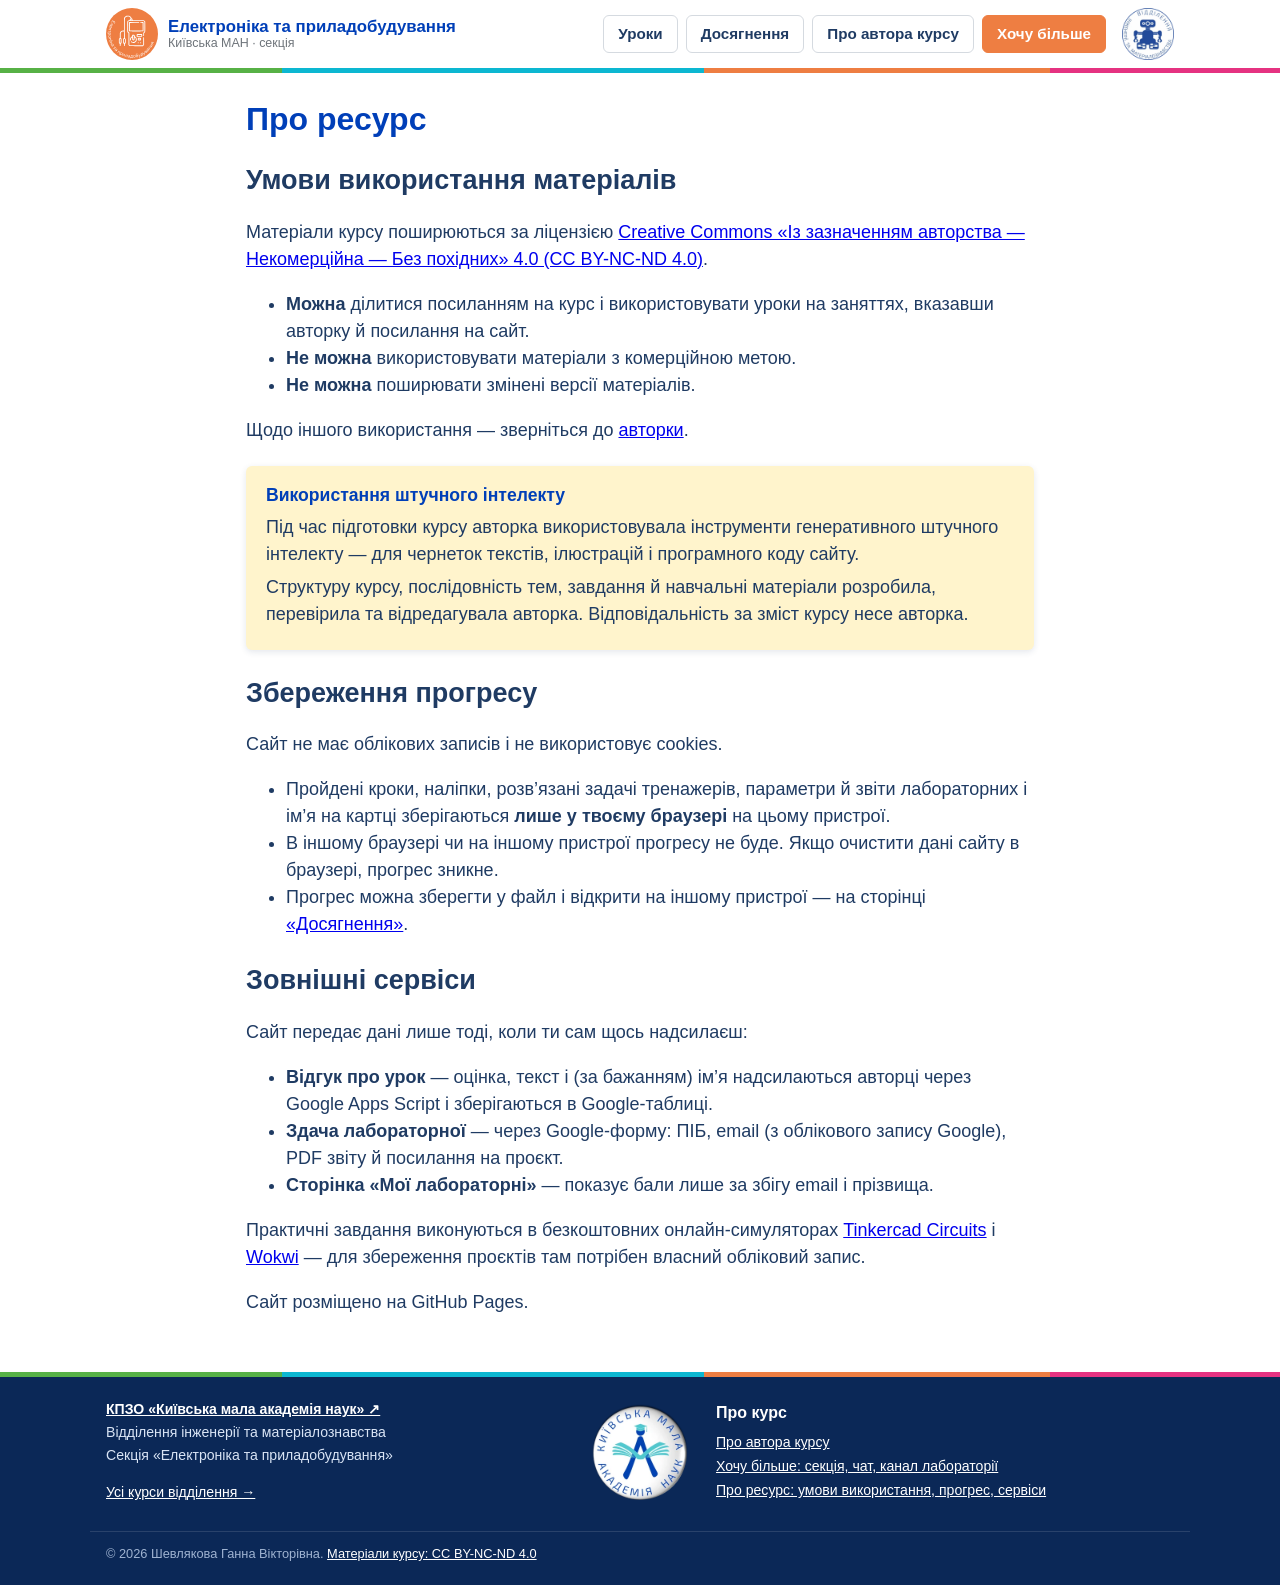
<file: resource.html>
<!doctype html>
<html lang="uk">
<head>
<meta charset="utf-8">
<meta name="viewport" content="width=device-width,initial-scale=1">
<title>Про ресурс · Електроніка та приладобудування</title>
<link rel="stylesheet" href="css/style.css">
</head>
<body class="page">
<main class="page-main narrow">
  <h1>Про ресурс</h1>

  <section class="res-sec" id="res-license">
    <h2>Умови використання матеріалів</h2>
    <p>Матеріали курсу поширюються за ліцензією <a href="https://creativecommons.org/licenses/by-nc-nd/4.0/deed.uk" target="_blank" rel="noopener">Creative Commons «Із зазначенням авторства — Некомерційна — Без похідних» 4.0 (CC BY-NC-ND 4.0)</a>.</p>
    <ul>
      <li><b>Можна</b> ділитися посиланням на курс і використовувати уроки на заняттях, вказавши авторку й посилання на сайт.</li>
      <li><b>Не можна</b> використовувати матеріали з комерційною метою.</li>
      <li><b>Не можна</b> поширювати змінені версії матеріалів.</li>
    </ul>
    <p>Щодо іншого використання — зверніться до <a href="about.html">авторки</a>.</p>
  </section>

  <section class="res-sec ai-note" id="ai">
    <h2>Використання штучного інтелекту</h2>
    <p>Під час підготовки курсу авторка використовувала інструменти генеративного штучного інтелекту — для чернеток текстів, ілюстрацій і програмного коду сайту.</p>
    <p>Структуру курсу, послідовність тем, завдання й навчальні матеріали розробила, перевірила та відредагувала авторка. Відповідальність за зміст курсу несе авторка.</p>
  </section>

  <section class="res-sec" id="res-progress">
    <h2>Збереження прогресу</h2>
    <p>Сайт не має облікових записів і не використовує cookies.</p>
    <ul>
      <li>Пройдені кроки, наліпки, розв’язані задачі тренажерів, параметри й звіти лабораторних і ім’я на картці зберігаються <b>лише у твоєму браузері</b> на цьому пристрої.</li>
      <li>В іншому браузері чи на іншому пристрої прогресу не буде. Якщо очистити дані сайту в браузері, прогрес зникне.</li>
      <li>Прогрес можна зберегти у файл і відкрити на іншому пристрої — на сторінці <a href="achievements.html">«Досягнення»</a>.</li>
    </ul>
  </section>

  <section class="res-sec" id="res-services">
    <h2>Зовнішні сервіси</h2>
    <p>Сайт передає дані лише тоді, коли ти сам щось надсилаєш:</p>
    <ul>
      <li><b>Відгук про урок</b> — оцінка, текст і (за бажанням) ім’я надсилаються авторці через Google Apps Script і зберігаються в Google-таблиці.</li>
      <li><b>Здача лабораторної</b> — через Google-форму: ПІБ, email (з облікового запису Google), PDF звіту й посилання на проєкт.</li>
      <li><b>Сторінка «Мої лабораторні»</b> — показує бали лише за збігу email і прізвища.</li>
    </ul>
    <p>Практичні завдання виконуються в безкоштовних онлайн-симуляторах <a href="https://www.tinkercad.com/circuits" target="_blank" rel="noopener">Tinkercad Circuits</a> і <a href="https://wokwi.com/" target="_blank" rel="noopener">Wokwi</a> — для збереження проєктів там потрібен власний обліковий запис. </p>
    <p>Сайт розміщено на GitHub Pages.</p>
  </section>
</main>
<script src="settings.js"></script>
<script src="js/site.js"></script>
<script>renderSiteChrome('resource');</script>
</body>
</html>
</file>
<file: css/style.css>
/* Стиль за темою презентацій «МАН» */
:root{
  --title:#003FB8;      /* dk2 — заголовки */
  --ink:#1F3B63;        /* основний текст */
  --muted:#6E747A;
  --cyan:#0CB7D1; --green:#57B146; --pink:#E53281; --orange:#EE7E42; --navy:#1C3AA9; --yellow:#FBAE40;
  --card-blue:#EAF3FB; --card-peach:#FDECDE; --card-yellow:#FFF4CC;
  --tint-green:#DDEFDA; --tint-pink:#FAD6E6; --tint-orange:#FCE5D9; --tint-cyan:#CEF1F6;
  --line:#DEE2E6;
  --stripe:linear-gradient(90deg,var(--green) 0 22%,var(--cyan) 22% 55%,var(--orange) 55% 82%,var(--pink) 82% 100%);
  --shadow:0 2px 6px rgba(31,59,99,.12);
}
*{box-sizing:border-box}
html,body{margin:0}
body{background:#fff;color:var(--ink);font:18px/1.5 Arial,"Helvetica Neue",sans-serif;display:flex;flex-direction:column;min-height:100dvh}
button,input{font:inherit;color:inherit}

/* ---------- Шапка ---------- */
.top{position:sticky;top:0;z-index:5;background:#fff;border-bottom:1px solid var(--line)}
.top-row{display:flex;align-items:center;gap:12px;max-width:960px;margin:0 auto;padding:8px 16px}
.logo{height:46px;width:auto}
.top-title{flex:1;min-width:0}
.top h1{font-size:18px;margin:0;color:var(--title);font-weight:700;white-space:nowrap;overflow:hidden;text-overflow:ellipsis}
#counter{font-size:13px;color:var(--muted)}
.icon-btn{border:0;background:none;color:var(--muted);font-size:20px;cursor:pointer;padding:6px 8px;border-radius:8px;text-decoration:none}
.icon-btn:hover{background:var(--card-blue)}
#progress{display:flex;gap:4px;max-width:960px;margin:0 auto;padding:0 16px 10px}
#progress .seg.fresh{outline:2px solid #e8590c;outline-offset:2px;background:#ffd8bf}   /* крок, доданий після попереднього проходження */
.fresh-note{max-width:960px;margin:0 auto;padding:0 16px 8px;font-size:13px;color:#c2410c;font-weight:600}
.seg{flex:1;height:10px;border:0;padding:0;border-radius:5px;cursor:pointer;transition:background .3s,transform .15s}
.seg:disabled{cursor:default}
.seg:not(:disabled):hover{transform:scaleY(1.4)}
.seg.k-theory{background:#CEF1F6}.seg.k-theory.done{background:#0CB7D1}
.seg.k-think{background:#DDEFDA}.seg.k-think.done{background:#57B146}
.seg.k-task{background:#FCE5D9}.seg.k-task.done{background:#EE7E42}
.seg.k-together{background:#FAD6E6}.seg.k-together.done{background:#E53281}
.seg.k-trainer{background:#D9E3F7}.seg.k-trainer.done{background:#003FB8}
.seg.now{box-shadow:0 0 0 2px #fff,0 0 0 4px var(--ink)}
.seg.reward{flex:0 0 22px;height:22px;margin-top:-6px;border-radius:50%;display:grid;place-items:center;font-size:12px;color:#fff;background:#c4ccd4}
.seg.reward.done{background:var(--yellow)}

/* ---------- Крок ---------- */
main{flex:1;width:100%;max-width:960px;margin:0 auto;padding:16px 16px 24px}
#step.enter{animation:enter .35s ease}
@keyframes enter{from{opacity:0;transform:translateX(16px)}to{opacity:1;transform:none}}

.panel{position:relative;border-radius:6px;padding:20px 22px 22px}
.panel h2{margin:0 0 12px;font-size:1.45rem;line-height:1.25;color:var(--title);font-weight:700}
.badge{display:inline-flex;align-items:center;gap:8px;font-weight:700;font-size:1.25rem;margin:0 0 10px}

/* Пояснення — як звичайний слайд: білий, синій заголовок */
.kind-theory{background:#fff;padding-left:4px;padding-right:4px}
/* Поміркуй — зелена тема */
.kind-think{background:var(--tint-green)}
.kind-think .badge{color:#2f7d22}

/* Зроби сам — помаранчева тема */
.kind-task{background:var(--tint-orange)}
.kind-task .badge{color:#c4561b}
/* Зробимо разом — рожева тема */
.kind-trainer{background:#E6ECFA}
.kind-trainer .badge{color:#003FB8}
.gen-scheme{margin-bottom:10px}
.kind-together{background:var(--tint-pink)}
.kind-together .badge{color:var(--pink)}

.panel-cat{position:absolute;right:14px;top:-8px;width:78px;height:auto;pointer-events:none}
.kind-theory .panel-cat{display:none}

.note{background:#fff;border-radius:6px;box-shadow:var(--shadow);padding:12px 16px;margin:0 0 12px}
.txt{margin:0}
.txt p{margin:0 0 0.5em 0}
.lead{margin:0 0 12px;font-size:1.02rem}
.panel h2.question{margin:4px 0 12px;font-size:1.2rem;color:var(--ink)}
.kind-theory .txt{background:#CEF1F6;border-radius:6px;box-shadow:var(--shadow);padding:14px 18px}

.scheme{background:#fff;border:1.5px solid #c9d3de;border-radius:6px;padding:8px;margin:0 0 12px;box-shadow:var(--shadow)}
svg.circuit{display:block;width:100%;height:auto;max-height:44vh}
.wire{fill:none;stroke:#1F3B63;stroke-width:3;stroke-linejoin:round;stroke-linecap:round}
.flow{fill:none;stroke:var(--orange);stroke-width:7;stroke-linecap:round;stroke-dasharray:0 18;animation:flow 1s linear infinite;opacity:0;transition:opacity .3s}
@keyframes flow{to{stroke-dashoffset:-18}}
.rising{animation:smoke 1.6s ease-out infinite}
@keyframes smoke{from{transform:translateY(6px);opacity:1}to{transform:translateY(-14px);opacity:0}}
svg.view-real .wire{stroke-width:5}
.probe{pointer-events:none}
.tp{cursor:pointer}
.tp circle.ring{fill:rgba(12,183,209,.18);stroke:var(--cyan);stroke-width:2.5;animation:pulse 1.6s ease-in-out infinite}
.tp:hover circle.ring{fill:rgba(12,183,209,.35)}
@keyframes pulse{50%{stroke-width:5}}
svg.view-real .flow{stroke:#FFD23F;stroke-width:6}
.view-toggle{display:flex;width:max-content;margin:0 0 6px auto;background:var(--card-blue);border-radius:6px;padding:3px}
.view-toggle button{border:0;background:none;padding:6px 12px;border-radius:5px;font-size:.85rem;font-weight:700;color:var(--title);cursor:pointer}
.view-toggle button.on{background:var(--title);color:#fff}
#step svg text{font-family:Arial,sans-serif}

/* Варіанти відповідей — білі картки, як на слайдах */
.options{display:grid;gap:10px}
.opt{text-align:left;border:2px solid transparent;background:#fff;border-radius:6px;padding:14px 16px;cursor:pointer;min-height:52px;box-shadow:var(--shadow);transition:border-color .15s,background .15s}
.opt:hover{border-color:var(--cyan)}
.opt.right{border-color:var(--green);background:#f1faef}
.opt.wrong{border-color:var(--pink);background:#fff2f7;animation:shake .3s}
@keyframes shake{25%{transform:translateX(-5px)}75%{transform:translateX(5px)}}

.feedback{scroll-margin-bottom:110px;display:flex;align-items:center;gap:12px;margin-top:12px;border-radius:6px}
.feedback p{margin:0}
.feedback:not(:empty){padding:12px 16px;background:var(--card-yellow);box-shadow:var(--shadow)}
.feedback.good{background:#fff;border-left:6px solid var(--green)}
.feedback.bad{background:#fff;border-left:6px solid var(--pink)}
.cat-mini{width:60px;height:auto;flex:0 0 auto}

/* Керування схемою */
.control{background:#fff;border-radius:6px;padding:14px 16px;box-shadow:var(--shadow)}
.control label{display:block;font-weight:700}
input[type=range]{width:100%;height:36px;accent-color:var(--orange)}
.meter{display:flex;align-items:baseline;gap:6px;flex-wrap:wrap}
.meter b{font-size:1.6rem;color:var(--title)}
.gauge{position:relative;flex:1 1 100%;height:12px;background:var(--line);border-radius:6px;overflow:hidden;margin-top:6px}
.gauge i{position:absolute;inset:0 auto 0 0;background:var(--orange);transition:width .2s}
.gauge .zone{position:absolute;top:0;bottom:0;border:2px solid var(--green);border-radius:6px;background:rgba(87,177,70,.2)}
.ghost{margin-top:10px;border:2px dashed var(--orange);background:#fff;border-radius:6px;padding:10px 14px;cursor:pointer;font-weight:700}

/* ---------- Нижня навігація ---------- */
.nav{z-index:10;position:fixed;left:0;right:0;bottom:0;background:rgba(255,255,255,.96);backdrop-filter:blur(6px);padding:12px 16px calc(12px + env(safe-area-inset-bottom))}
.nav::before{content:"";position:absolute;left:0;right:0;top:0;height:4px;background:var(--stripe)}
.nav-row{display:flex;gap:10px;max-width:960px;margin:0 auto}
.nav button{border:0;border-radius:6px;padding:14px 20px;font-weight:700;cursor:pointer;min-height:52px}
#back{background:var(--card-blue);color:var(--title)}
#next{flex:1;background:var(--title);color:#fff}
.nav button:disabled{opacity:.35;cursor:not-allowed}
.primary{display:inline-block;border:0;border-radius:6px;padding:13px 18px;background:var(--title);color:#fff;font-weight:700;cursor:pointer;text-decoration:none}

/* ---------- Нагорода ---------- */
.reward{display:grid;grid-template-columns:minmax(0,1fr) minmax(0,1fr);gap:22px;align-items:start}
.card-preview svg{width:100%;height:auto;border-radius:6px;display:block;box-shadow:0 6px 20px rgba(31,59,99,.22)}
.name{display:block;font-size:.9rem;color:var(--muted);margin:8px 0 12px}
.name input{display:block;width:100%;margin-top:4px;padding:10px 12px;border:2px solid var(--line);border-radius:6px}
.share{display:flex;flex-wrap:wrap;gap:8px}
.share button{border:0;background:#fff;border-radius:6px;padding:10px 14px;cursor:pointer;font-weight:700;box-shadow:var(--shadow);color:var(--title)}
.share .primary{flex:1 1 100%;background:var(--title);color:#fff}
.small{font-size:.85rem;color:var(--muted)}
.teaser{margin-top:16px;background:var(--card-peach);border-radius:6px;padding:14px;display:grid;grid-template-columns:auto 1fr;gap:8px 12px;align-items:center;box-shadow:var(--shadow)}
.teaser p{margin:0}
.teaser .primary{grid-column:1/-1;text-align:center;background:var(--orange)}

:focus-visible{outline:3px solid var(--cyan);outline-offset:2px}
@media (max-width:640px){
  body{font-size:17px}
  .logo.kman{display:none}
  .logo{height:38px}
  .top h1{font-size:15px}
  main{padding:12px 10px 20px}
  .panel{padding:16px}
  .panel h2{font-size:1.2rem;padding-right:64px}
  .panel-cat{width:62px}
  .reward{grid-template-columns:1fr}
}
@media (prefers-reduced-motion:reduce){
  .flow{animation:none;stroke-dasharray:none;stroke-width:4;opacity:.6}
  #step.enter,.opt.wrong,.rising{animation:none}
}

/* ================= Шапка сайту ================= */
.site-header{background:#fff;position:relative;z-index:6}
.site-header::after{content:"";display:block;height:5px;background:var(--stripe)}
.sh-row{display:flex;align-items:center;gap:16px;max-width:1100px;margin:0 auto;padding:8px 16px}
.sh-brand{display:flex;align-items:center;gap:10px;text-decoration:none;min-width:0;flex:0 1 auto}
.sh-emblem{height:52px;width:auto;flex:0 0 auto}
.sh-name{display:flex;flex-direction:column;line-height:1.15;min-width:0}
.sh-name b{color:var(--title);font-size:1.05rem}
.sh-name small{color:var(--muted);font-size:.78rem}
.sh-nav{display:flex;gap:8px;margin-left:auto;align-items:center}
.sh-nav a{color:var(--ink);text-decoration:none;font-weight:700;font-size:.95rem;padding:7px 14px;border-radius:6px;border:1.5px solid #D5DAE0;background:#fff}
.sh-nav a:hover{background:var(--card-blue);border-color:#b9c7d8}

.sh-nav a.accent{background:var(--orange);border-color:var(--orange);color:#fff}
.sh-nav a.accent:hover{background:#d96a2f}
.sh-kman img{height:52px;width:auto;display:block}
.sh-burger{display:none;border:0;background:var(--card-blue);color:var(--title);font-size:22px;border-radius:6px;padding:4px 12px;cursor:pointer}

/* ================= Футер ================= */
.site-footer{background:#0b2857;color:#d9e4f5;margin-top:24px;position:relative}
.site-footer::before{content:"";display:block;height:5px;background:var(--stripe)}
.sf-row{display:flex;gap:24px;align-items:flex-start;max-width:1100px;margin:0 auto;padding:22px 16px 26px}
.sf-main{flex:1;min-width:0}
.site-footer p{margin:0 0 8px;font-size:.88rem;line-height:1.5}
.site-footer a{color:#fff}
.sf-org{font-weight:700;color:#fff}
.sf-org{display:flex;flex-direction:column;gap:2px;margin-bottom:12px!important}
.sf-org span{font-weight:400;color:#d9e4f5}
.sf-copy{color:#9fb3d1;font-size:.8rem!important}
.dot{margin:0 8px;color:#6f86ab}
.sf-official{flex:0 0 auto;font-weight:700;text-decoration:none;border:2px solid #fff;border-radius:6px;padding:8px 14px;white-space:nowrap}
.lesson-page .site-footer{margin-bottom:84px}

/* ================= Сторінки ================= */
body.page{display:flex;flex-direction:column;min-height:100dvh}
.page-main{flex:1;width:100%;max-width:1100px;margin:0 auto;padding:22px 16px 10px}
.page-main.narrow{max-width:820px}
.page-main h1{color:var(--title);font-size:2rem;margin:6px 0 10px;line-height:1.15}
.intro{display:grid;grid-template-columns:1fr 200px;gap:20px;align-items:center;background:var(--card-blue);border-radius:6px;padding:20px 24px;margin-bottom:8px}
.intro>div{min-width:0}
.intro img{width:100%;height:auto}
.module h2{color:var(--title);font-size:1.15rem;margin:26px 0 10px;padding-bottom:6px;border-bottom:3px solid var(--line)}
.lesson-grid{display:grid;grid-template-columns:repeat(auto-fill,minmax(240px,1fr));gap:12px}
.ls-card{position:relative;display:grid;grid-template-columns:auto 1fr;gap:4px 12px;align-items:start;background:#fff;border-radius:6px;padding:14px 14px 16px;box-shadow:var(--shadow);text-decoration:none;color:var(--ink);border:2px solid transparent;transition:border-color .15s,transform .15s}
a.ls-card:hover{border-color:var(--cyan);transform:translateY(-2px)}
.ls-card.off{background:#f6f7f9;color:var(--muted);box-shadow:none}
.ls-n{grid-row:span 2;width:38px;height:38px;border-radius:50%;display:grid;place-items:center;font-weight:800;background:var(--title);color:#fff}
.ls-card.off .ls-n{background:#c4ccd4}
.ls-t{font-weight:700;line-height:1.3}
.ls-badge{font-size:.78rem;font-weight:700;color:var(--title)}
.ls-badge.soon{color:var(--muted);font-weight:400}
.ls-badge.done{color:#2f7d22}
.ls-bar{grid-column:1/-1;height:6px;background:var(--line);border-radius:3px;overflow:hidden;margin-top:6px}
.ls-bar i{display:block;height:100%;background:var(--green)}
.lab-card{display:flex;align-items:center;gap:14px;margin-top:12px;background:var(--tint-orange);border-left:6px solid var(--orange);border-radius:6px;padding:14px 16px;text-decoration:none;color:var(--ink)}
a.lab-card:hover{background:#fbd9c6}
.lab-card.off{opacity:.75}
.lab-ic{font-size:1.6rem}
.lab-t{flex:1;display:flex;flex-direction:column}
.lab-t small{color:#c4561b;font-weight:700}
.lab-t b{font-size:1.05rem}
.teaser.big{margin:28px 0 8px}
.author-card{display:grid;grid-template-columns:160px 1fr;gap:20px;align-items:start;background:var(--card-blue);border-radius:6px;padding:20px}
.author-card img{width:100%}
.author-card h2{margin:0 0 6px;color:var(--title)}
.author-card p{margin:0 0 8px}
.ai-note{margin-top:18px;background:var(--card-yellow);border-radius:6px;padding:16px 20px;box-shadow:var(--shadow)}
.ai-note h2{margin:0 0 8px;font-size:1.1rem;color:var(--title)}
.ai-note p{margin:0 0 6px}
.cards3{display:grid;grid-template-columns:repeat(3,1fr);gap:12px;margin:16px 0}
.cards3 .c{border-radius:6px;padding:16px;box-shadow:var(--shadow)}
.c.blue{background:var(--card-blue)}.c.peach{background:var(--card-peach)}.c.yellow{background:var(--card-yellow)}
.actions{display:flex;flex-wrap:wrap;gap:10px;margin-top:18px}
.primary.alt{background:#fff;color:var(--title);box-shadow:inset 0 0 0 2px var(--title)}

@media (max-width:820px){
  .sh-burger{display:block;margin-left:auto}
  .sh-kman{display:none}
  .sh-nav{display:none;position:absolute;left:0;right:0;top:100%;flex-direction:column;align-items:stretch;background:#fff;padding:8px 16px 14px;box-shadow:0 8px 16px rgba(31,59,99,.15)}
  .sh-nav.open{display:flex}
  .sh-nav a{padding:12px}
  .sh-emblem{height:42px}
  .sf-row{flex-direction:column}
  .intro{grid-template-columns:1fr 80px;padding:16px}
  .page-main h1{font-size:1.3rem}
  .cards3{grid-template-columns:1fr}
  .author-card{grid-template-columns:90px 1fr}
}

/* ================= Нові елементи кроків ================= */
svg.figure{display:block;width:100%;height:auto;max-height:44vh}
.water-flow{animation:flow .9s linear infinite}
.formula{text-align:center;font-size:2.6rem;font-weight:700;color:var(--title);background:var(--card-yellow);border-radius:6px;box-shadow:var(--shadow);padding:14px;margin:0 0 12px;font-family:"Cambria Math","Times New Roman",serif;font-style:normal}
.formula i{font-style:italic}
.formula sub{font-size:.6em}
.frac{display:inline-flex;flex-direction:column;vertical-align:middle;text-align:center;line-height:1.15;margin:0 .1em}
.frac>span:first-child{border-bottom:3px solid currentColor;padding:0 .2em .08em}
.frac>span:last-child{padding:.08em .2em 0}
.formula .f-note{display:block;font-family:Arial,sans-serif;font-size:.95rem;font-weight:600;color:#1F3B63;margin-top:2px}
.formula .f-sep{border:0;border-top:2px dashed rgba(0,63,184,.25);margin:12px 10%}
.sticker{text-align:center;margin:0 0 12px}
.sticker img{width:100%;max-width:560px;height:auto}
.sticker.wide img{max-width:820px}
.qty{display:grid;grid-template-columns:repeat(3,1fr);gap:10px;margin-bottom:12px}
.qty .q{display:flex;gap:10px;align-items:flex-start;background:#fff;border-radius:6px;box-shadow:var(--shadow);padding:12px}
.qty .sym{font:700 2rem/1 "Cambria Math","Times New Roman",serif;color:var(--pink);min-width:28px}   /* фізичні величини позначати <em>U</em> */
.qty .q b{display:block}.qty .q span{display:block;font-size:.9rem}.qty .q em{display:block;font-size:.82rem;color:var(--muted)}
.qty .q .sym em{display:inline;font-size:inherit;color:inherit;font-style:italic}
.ctl-label{font-weight:700;margin-bottom:8px}
.choices{display:flex;gap:8px;flex-wrap:wrap}
.choice{border:2px solid var(--line);background:#fff;border-radius:6px;padding:10px 16px;font-weight:700;cursor:pointer;color:var(--title)}
.choice.on{background:var(--title);color:#fff;border-color:var(--title)}
.results{width:100%;border-collapse:collapse;margin-top:12px;font-size:.95rem}
.results th{background:#1F3B63;color:#fff;padding:8px;text-align:left}
.results td{padding:8px;border-bottom:1px solid var(--line)}
.results tr.cur td{background:var(--card-yellow)}
.meter-dev{display:inline-flex;align-items:center;gap:10px;background:#f2c230;border:2px solid #b58d12;border-radius:10px;padding:8px 12px;margin:0 0 10px}
.md-mode{width:34px;height:34px;border-radius:50%;background:#2d3240;color:#fff;display:grid;place-items:center;font-weight:800}
.md-disp{min-width:120px;background:#cfe3c4;border:1.5px solid #6d7f63;border-radius:4px;padding:4px 10px;text-align:right;font:800 1.3rem Consolas,monospace;color:#1d2a1a}
.hint{margin:0 0 6px}
@media (max-width:640px){.qty{grid-template-columns:1fr}.formula{font-size:2rem}}

.part.clickable{cursor:pointer}
.part.clickable:hover{opacity:.75}
.part.hint{animation:hintglow 1.3s ease-in-out infinite}
@keyframes hintglow{50%{filter:drop-shadow(0 0 7px #0CB7D1) drop-shadow(0 0 3px #0CB7D1)}}
.fig-ctl{display:flex;align-items:center;gap:12px;font-weight:700;padding:4px 8px 6px;color:#E53281}
.fig-ctl input{flex:1;accent-color:#E53281}
@media (prefers-reduced-motion:reduce){.part.hint{animation:none;filter:drop-shadow(0 0 5px #0CB7D1)}}
.examples{display:grid;grid-template-columns:repeat(auto-fit,minmax(260px,1fr));gap:10px;margin:0 0 12px}
.examples .example{margin:0}
.example{background:#fff;border-left:6px solid var(--cyan);border-radius:6px;box-shadow:var(--shadow);padding:12px 16px;margin:0 0 12px}
.example .ex-t{color:var(--title);display:block;margin-bottom:4px}
.example p{margin:0 0 6px}
.ex-line{font:1.25rem/1.6 "Cambria Math","Times New Roman",serif;color:var(--ink)}
.ex-line i{font-style:italic}

/* ================= Конспект (друк / PDF) ================= */
.notes-dl{margin-top:14px;display:flex;flex-direction:column;gap:4px}
.notes-dl button{align-self:flex-start;border:2px solid var(--title);background:#fff;color:var(--title);border-radius:6px;padding:10px 14px;font-weight:700;cursor:pointer}
#notes{display:none}
@media print{
  @page{margin:14mm}
  body.printing{display:block;min-height:0;background:#fff}
  body.printing > :not(#notes){display:none!important}
  body.printing #notes{display:block;font-size:12pt;color:#1F3B63}
  .nt-head{display:flex;align-items:center;gap:14px;border-bottom:4px solid #0CB7D1;padding-bottom:8px;margin-bottom:14px}
  .nt-head img{height:60px}
  .nt-head small{color:#6E747A}
  .nt-head h1{margin:2px 0 0;font-size:18pt;color:#003FB8}
  .nt{break-inside:avoid;margin:0 0 16px}
  .nt h2{font-size:14pt;color:#003FB8;margin:0 0 8px}
  .nt svg.circuit,.nt svg.figure{display:block;width:100%;max-height:none;height:auto;max-width:520px;margin:0 auto 8px}
  .nt .sym-pics{height:120px}.nt .sym-pics svg.figure{width:auto;height:110px;max-width:44%;margin:0}   /* малюнки деталей у таблиці позначень — компактно */
  .nt .flow,.nt .water-flow{display:none}
  .nt .sticker img{max-width:360px}
  .nt .qty{grid-template-columns:repeat(3,1fr)}
  .nt .q,.nt .example{box-shadow:none;border:1px solid #DEE2E6}
  .nt p{margin:6px 0 0}
  .nt-foot{border-top:1px solid #DEE2E6;padding-top:8px;font-size:9pt;color:#6E747A}
  *{-webkit-print-color-adjust:exact;print-color-adjust:exact}
}

/* Самостійна практика в кінці уроку */
.practice{margin-top:22px;background:var(--tint-orange);border-radius:6px;padding:18px 20px;box-shadow:var(--shadow)}
.pr-head{display:flex;gap:14px;align-items:flex-start;margin-bottom:12px}
.pr-head h2{margin:0 0 4px;color:#c4561b;font-size:1.25rem}
.pr-head p{margin:0}
.practice .primary{background:var(--orange)}
.pr-tasks{margin:14px 0 6px;padding-left:0;list-style:none;counter-reset:t;display:grid;gap:8px}
.pr-tasks li{counter-increment:t;background:#fff;border-radius:6px;box-shadow:var(--shadow)}
.pr-tasks label{display:grid;grid-template-columns:auto auto 1fr;gap:10px;align-items:start;padding:10px 14px;cursor:pointer}
.pr-tasks label::before{content:counter(t);order:-1;width:26px;height:26px;border-radius:50%;background:var(--orange);color:#fff;font-weight:800;display:grid;place-items:center;font-size:.85rem}
.pr-tasks input{width:20px;height:20px;margin-top:3px;accent-color:var(--green)}
.pr-tasks input:checked + span{color:var(--muted);text-decoration:line-through}
.reward + .practice + .teaser,.practice + .teaser{margin-top:16px}
@media print{.nt-tasks{margin:6px 0;padding-left:20px}.nt-tasks li{margin-bottom:4px}}
/* Досягнення */
.ach-name{max-width:360px}
.ach-grid{display:grid;align-items:start;grid-template-columns:repeat(auto-fill,minmax(230px,1fr));gap:16px;margin:12px 0 18px}
.ach-card{margin:0;background:#fff;border-radius:8px;box-shadow:var(--shadow);padding:10px;display:flex;flex-direction:column;gap:8px}
.ach-img svg{width:100%;height:auto;display:block;border-radius:6px;border:1px solid var(--line)}
.ach-card figcaption{font-size:.9rem}
.ach-card .primary{text-align:center;padding:9px 12px}
.ach-card.locked{background:#f6f7f9;box-shadow:none;border:2px dashed #cfd6de}
.ach-sticker{aspect-ratio:1/1;display:grid;place-items:center;background:radial-gradient(circle,#EAF3FB 0 60%,#fff 61%);border-radius:8px;padding:10px}
.ach-sticker img{max-width:100%;max-height:100%;filter:drop-shadow(0 4px 8px rgba(31,59,99,.2))}
.ach-stars{color:#FBAE40;font-size:1.1rem;letter-spacing:2px}
.ach-alt{border:0;background:none;color:var(--title);text-decoration:underline;cursor:pointer;font-size:.85rem;padding:2px}
.ach-lock{aspect-ratio:1/1;display:grid;place-content:center;justify-items:center;gap:6px;font-size:2.4rem;color:#9aa4b0}
.ach-lock span{font-size:1rem;font-weight:700}
@media (max-width:640px){.ach-grid{grid-template-columns:repeat(2,1fr);gap:10px}.ach-card figcaption{font-size:.8rem}.ach-lock{font-size:1.8rem}}
.transfer{margin:8px 0 18px;background:var(--card-blue);border-radius:6px;padding:16px 20px}
.transfer h2{margin:0 0 6px;font-size:1.1rem;color:var(--title)}
.transfer .actions{margin-top:10px}
.pf-load{cursor:pointer}

/* Футер у два стовпчики: МАН | Контакти */
.site-footer .sf-row{display:grid;grid-template-columns:1fr 1fr;gap:28px;align-items:start}
.sf-col .sf-official{display:inline-block;margin-top:6px}
.sf-contacts h3{margin:0 0 6px;font-size:1rem;color:#fff}
.sf-contacts .sf-who{margin:0!important}
.sf-contacts ul{list-style:none;margin:2px 0 0;padding:0}
.sf-contacts li{margin:0;font-size:.88rem;line-height:1.55}
.sf-bottom{max-width:1100px;margin:0 auto;padding:0 16px 22px;border-top:1px solid rgba(255,255,255,.12)}
.sf-bottom .sf-copy{margin:12px 0 0}
@media (max-width:820px){.site-footer .sf-row{grid-template-columns:1fr;gap:18px}}
.site-footer .sf-official{border:0;padding:0;margin-top:4px;font-size:.88rem;font-weight:400;text-decoration:underline}

/* Тренажер */
.gen-card{background:#fff;border-radius:6px;box-shadow:var(--shadow);padding:16px 18px;margin-bottom:10px}
.gen-q{margin:0 0 12px;font-size:1.1rem}
.gen-in{display:flex;gap:8px;align-items:center;flex-wrap:wrap}
.gen-in input{width:140px;padding:10px 12px;font-size:1.15rem;border:2px solid var(--line);border-radius:6px}
.gen-in input:focus{border-color:var(--cyan);outline:0}
.gen-unit{font-weight:700;min-width:30px}
.gen-foot{display:flex;gap:12px;align-items:center;margin-top:10px}

/* Макетна плата */
.bb-bar{display:flex;gap:12px;align-items:center;flex-wrap:wrap;padding:6px 4px 2px}
.bb .bb-h{cursor:pointer}
.bb-msg{font-size:1.05rem;font-weight:700;color:#1a1a1a;line-height:1.35}
.fig-wrap.flip-out svg{animation:bbout .22s ease-in forwards}
.fig-wrap.flip-in svg{animation:bbin .22s ease-out}
@keyframes bbout{to{transform:scaleX(0)}}
@keyframes bbin{from{transform:scaleX(0)}}

/* Пояснення — блакитний зі смужки (#0CB7D1) у світлому відтінку */
.kind-theory{background:#fff;border-left:6px solid var(--cyan);padding-left:18px}
.qty .q,.example{border-left-color:var(--cyan)}

/* Співставлення */
.match-grid{display:grid;grid-template-columns:1fr;gap:14px;margin:10px 0 14px}
.match-card{background:#fff;border:2px solid #e3e7ee;border-radius:8px;padding:10px 12px;display:grid;grid-template-columns:minmax(0,380px) 1fr;grid-template-areas:'h h' 'f t' 'f c' 'f b';column-gap:16px;row-gap:8px;align-content:start}
.match-h{grid-area:h}.match-fig{grid-area:f}.match-card>p.match-t{grid-area:t;margin:0;font-weight:700;color:#1F3B63}.match-ch{grid-area:c;flex-direction:column}.match-fb{grid-area:b}
@media (max-width:640px){.match-card{grid-template-columns:1fr;grid-template-areas:'h' 'f' 't' 'c' 'b'}.match-ch{flex-direction:row}}
.match-card.ok{border-color:#57B146;background:#f3faf1}
.match-card.bad{border-color:#E53281;background:#fdf1f6}
.match-h{font-weight:800;color:#003FB8}
.match-fig svg{width:100%;height:auto;display:block}
.match-ch{display:flex;flex-wrap:wrap;gap:6px}
.mch{flex:1 1 auto;border:2px solid #cfd6e0;background:#fff;border-radius:6px;padding:8px 10px;font:inherit;font-weight:600;cursor:pointer}
.mch.sel{border-color:#003FB8;background:#e8eefc;color:#003FB8}
.match-fb{margin:0;min-height:0;color:#1a1a1a}
.match-check{margin-bottom:10px}
.match-grid.shared{grid-template-columns:repeat(auto-fit,minmax(220px,1fr))}
.match-card.nofig{grid-template-columns:1fr;grid-template-areas:'h' 't' 'c' 'b'}
.match-card.nofig .match-ch{flex-direction:column}
.match-grid.compact{grid-template-columns:repeat(auto-fit,minmax(150px,1fr))}
.match-grid.compact .match-card{grid-template-columns:1fr;grid-template-areas:'f' 'c' 'b'}
.match-grid.compact .match-h{display:none}
.match-grid.compact .match-fig{height:110px;display:flex;align-items:center;justify-content:center}
.match-grid.compact .match-fig svg{max-height:100px;width:auto;max-width:100%}
.match-grid.compact .match-ch{flex-direction:row}
.match-grid.compact .mch{padding:6px 8px;font-size:.92rem}
/* Таблиця умовних позначень */
.sym-grid{display:grid;grid-template-columns:repeat(auto-fit,minmax(200px,1fr));gap:12px;padding:6px}
.sym-card{background:#fff;border:1px solid #e3e7ee;border-radius:8px;padding:10px;display:flex;flex-direction:column;align-items:center;gap:4px;text-align:center}
.sym-pics{display:flex;align-items:center;justify-content:center;gap:8px;height:96px}
.sym-pics svg{height:88px;width:auto;max-width:44%}
.sym-arrow{color:#8a8a84;font-weight:800}
.ach-card.bonus{border:2px solid #003FB8;background:#E6ECFA}
.bonus-box{margin-top:14px;padding:14px;border:2px solid #003FB8;border-radius:8px;background:#fff;text-align:center}
.bonus-box img{max-width:260px;width:100%;height:auto;display:block;margin:8px auto}
.bonus-box p{margin:6px 0}
[hidden]{display:none!important}
.gen-count{font-size:.95rem;color:#1F3B63}
.gen-scheme svg.circuit{max-height:340px}
.trainers{margin:22px 0}
.trainers h2{color:var(--title);margin:0 0 10px}
.tr-row{background:#E6ECFA;border-radius:8px;padding:12px 14px;margin-bottom:10px;display:grid;gap:6px}
.tr-stats{color:#1F3B63}
.tr-bar{height:10px;background:#fff;border-radius:5px;overflow:hidden;border:1px solid #c9d5f0}
.tr-bar span{display:block;height:100%;background:#003FB8}
.ach-card.trainer .ach-lock{gap:6px}
.ach-card.trainer .tr-count{font-size:1.6rem;color:#003FB8}
.ach-card.trainer .tr-bar{width:160px;max-width:80%;margin:0 auto}
.excl{margin:8px 0 22px}
.excl h2{color:var(--title);margin:0 0 4px}
.ach-grid.small-grid{grid-template-columns:repeat(auto-fill,minmax(155px,1fr));gap:12px}
.small-grid .ach-card figcaption{font-size:.82rem}
.small-grid .ach-lock{font-size:1.7rem}
.small-grid .ach-card button{font-size:.85rem;padding:8px 10px}
.small-grid .tr-count{font-size:1.2rem!important}
@media (max-width:640px){.ach-grid.small-grid{grid-template-columns:repeat(3,1fr);gap:8px}}
.ach-card{position:relative}
.ach-card button.info{position:absolute;top:6px;right:6px;width:22px;height:22px;border-radius:50%;border:2px solid #003FB8;background:#fff;color:#003FB8;font:700 13px/18px Arial,sans-serif;text-align:center;cursor:pointer;padding:0;z-index:2}
.ach-card button.info::after{content:attr(data-tip);position:absolute;right:0;top:28px;width:140px;box-sizing:border-box;background:#1F3B63;color:#fff;font:400 .8rem/1.35 Arial,sans-serif;font-style:normal;text-align:left;padding:8px 10px;border-radius:6px;opacity:0;pointer-events:none;transition:opacity .15s;box-shadow:0 4px 12px rgba(0,0,0,.2)}
.ach-card button.info:hover::after,.ach-card button.info:focus::after,.ach-card button.info.open::after{opacity:1}
.small-grid .ach-lock span{font-size:.9rem;text-align:center;padding:0 10px;line-height:1.25}
.tr-bar span{padding:0!important}
.ach-card button.info{font-size:13px!important;line-height:18px!important;padding:0!important;width:22px!important}
/* Ексклюзив: усі картки однакового розміру — за найвищою */
.ach-grid.small-grid{align-items:stretch;grid-auto-rows:1fr}
.small-grid .ach-card{display:flex;flex-direction:column;margin:0}
.small-grid .ach-card .ach-lock{flex:1;aspect-ratio:auto;min-height:150px}
.small-grid .ach-card .ach-sticker{flex:1}
/* ---------- Код Arduino ---------- */
.code-wrap{display:grid;grid-template-columns:minmax(0,1fr);gap:12px;align-items:start;margin:8px 0 10px}   /* код зверху, під ним — схема і (нижче) часова діаграма / монітор */
@media (max-width:820px){.code-wrap{grid-template-columns:1fr}}
.code-side .scheme{margin:0}
pre.code,.code-mini{background:#14213d;color:#e6edf7;border-radius:8px;padding:10px 0;margin:0;font:14px/1.55 Consolas,"Courier New",monospace;overflow-x:auto}
.code-mini{padding:10px 14px;font-size:13px;white-space:pre}
pre.code .cl{display:flex;padding:0 12px 0 0;border-left:4px solid transparent;white-space:pre}
pre.code .cl.run{background:rgba(238,126,66,.28);border-left-color:#EE7E42}
pre.code .cl.key{background:rgba(250,204,21,.18);border-left-color:#facc15}   /* важливий для теми рядок (hl у кроці) */
pre.code-mini .hl{background:rgba(250,204,21,.25);display:inline-block;width:100%}
pre.code .cl.err{background:rgba(229,50,129,.3);border-left-color:#E53281}
pre.code .ln{display:inline-block;width:2.4em;text-align:right;padding-right:.8em;color:#6f7f99;user-select:none;flex:none}
.cslot{font:inherit;background:#fff7d6;color:#14213d;border:2px solid #EE7E42;border-radius:4px;padding:0 2px;margin:0 1px}
.cslot.num{width:5.2em}
.cslot.num.sm{width:3.6em}
.code-edit{display:flex;background:#14213d;border-radius:8px;overflow:hidden;min-height:300px}
.code-gutter{flex:none;width:2.6em;padding:10px 0;text-align:right;color:#6f7f99;font:14px/1.55 Consolas,"Courier New",monospace;overflow:hidden}
.code-gutter span{display:block;padding-right:.6em}
.code-ta{flex:1;border:0;outline:0;resize:vertical;background:transparent;color:#e6edf7;font:14px/1.55 Consolas,"Courier New",monospace;padding:10px;min-height:300px;white-space:pre;overflow:auto;tab-size:2}
.code-msg{margin:6px 0;font-weight:600;min-height:0}
.code-msg.bad{color:#b0124f;background:#fdf1f6;border-left:4px solid #E53281;padding:8px 12px;border-radius:4px}
.code-msg.warn{color:#7a4a00;background:#fff6e5;border-left:4px solid #EE7E42;padding:8px 12px;border-radius:4px}
.code-msg.ok{color:#2e7d32}
.timing-wrap{background:#fff;border:1px solid #e3e7ee;border-radius:8px;padding:8px 10px;margin:8px 0}
.timing{width:100%;height:auto;display:block}
.order-list{list-style:none;margin:0;padding:8px;background:#14213d;border-radius:8px;counter-reset:ln}
.order-list li{display:flex;align-items:center;justify-content:space-between;gap:8px;padding:3px 6px;margin:3px 0;border-radius:5px;background:#22325a;color:#e6edf7;font:14px/1.5 Consolas,"Courier New",monospace}
.order-list li.fixed{background:transparent;color:#9fb0cc}
.order-list li.bad{background:#7a1f45}
.order-list code{white-space:pre;font:inherit;color:inherit;background:none}
.order-list .mv{display:flex;gap:4px;flex:none}
.order-list .mv button{width:30px;height:28px;border:0;border-radius:4px;background:#EE7E42;color:#fff;font-weight:800;cursor:pointer}
.led-table{border-collapse:collapse;margin:10px 0;font-size:1rem}
.led-table td,.led-table th{padding:6px 14px;border-bottom:1px solid #e3e7ee;text-align:left}
.led-dot{display:inline-block;width:14px;height:14px;border-radius:50%;vertical-align:-2px;margin-right:6px;border:1px solid rgba(0,0,0,.2)}
.timing-wrap:has(.timing-box:empty){display:none}
.small-grid .ach-card .ach-sticker{background:#fff;padding:4px;aspect-ratio:auto;height:120px;flex:none}
.small-grid .ach-sticker img{width:100%;height:100%;object-fit:contain}
.small-grid .ach-card.bonus figcaption{flex:1}
.sym-grid{grid-template-columns:repeat(auto-fit,minmax(240px,1fr))}
.sym-pics{height:150px;gap:10px;width:100%}
.sym-pics svg{height:140px;max-width:46%;flex:1}
.sym-card b{font-size:1.05rem}
.led-table td{vertical-align:middle}
.led-ico{vertical-align:middle;margin-right:8px}
.two-col{display:grid;grid-template-columns:1fr 1fr;gap:16px;margin-bottom:8px}
.two-col .col{background:#fff;border-radius:8px;padding:12px 14px;border:1px solid #d7e6ef}
.two-col h3{margin:0 0 6px;font-size:1.05rem;color:#003FB8}
.two-col p{margin:6px 0}
.two-col svg.figure{width:100%;max-width:340px;display:block;margin:6px auto}
@media (max-width:760px){.two-col{grid-template-columns:1fr}}
.sort-code{background:#14213d;border-radius:8px;padding:10px;font:14px/1.5 Consolas,"Courier New",monospace;color:#e6edf7}
.sort-code .zfix{color:#9fb0cc;padding:2px 4px;white-space:pre}
.zone{border:2px dashed #4a5d86;border-radius:6px;padding:4px 6px 6px;margin:4px 0;min-height:44px;transition:background .15s,border-color .15s}
.zone.in{margin-left:18px}
.zone .zl{font:12px Arial,sans-serif;color:#8fa3c7;margin-bottom:3px}
.zone.over,.zc.pool.over{border-color:#EE7E42;background:rgba(238,126,66,.15)}
.gauge .zone{margin:0;min-height:0;padding:0;border-style:solid}   /* «дозволена» зона шкали струму — не плутати з зонами сортування */
.zc{display:flex;flex-direction:column;gap:4px;min-height:24px}
.sort-pool{margin:10px 0}
.zc.pool{flex-direction:row;flex-wrap:wrap;gap:8px;padding:10px;border:2px dashed #c9d2df;border-radius:8px;background:#fff;min-height:52px}
.chip{background:#22325a;color:#e6edf7;border-radius:6px;padding:5px 10px;cursor:grab;user-select:none;touch-action:none;font:14px/1.4 Consolas,"Courier New",monospace;box-shadow:0 2px 0 #0d1630}
.zc.pool .chip{background:#1F3B63}
.chip code{font:inherit;color:inherit;background:none;white-space:pre}
.chip.sel{outline:3px solid #EE7E42}
.chip.bad{background:#a3245a}
.chip.dragging{opacity:.35}
.chip.ghost{position:fixed;z-index:1000;pointer-events:none;cursor:grabbing;box-shadow:0 8px 20px rgba(0,0,0,.35)}
pre.code .cl.rm{cursor:pointer}
pre.code .cl.rm:hover{background:rgba(255,255,255,.07)}
pre.code .cl.off .ct{text-decoration:line-through;opacity:.4}
.timing-box .timing + .timing{margin-top:-6px}
.seg.k-summary{flex:0 0 54px;height:18px;margin-top:-4px;border-radius:9px;background:#fff url("data:image/svg+xml,%3Csvg xmlns='http://www.w3.org/2000/svg' viewBox='0 0 60 16'%3E%3Cg fill='none' stroke='%2357B146' stroke-width='3' stroke-linecap='round' stroke-linejoin='round'%3E%3Cpath d='M6 8 l4 4 l7 -8'/%3E%3Cpath d='M24 8 l4 4 l7 -8'/%3E%3Cpath d='M42 8 l4 4 l7 -8'/%3E%3C/g%3E%3C/svg%3E") center/44px 14px no-repeat;box-shadow:inset 0 0 0 2px #b8c0cc}
.seg.k-summary.done{background-color:#f3faf1;box-shadow:inset 0 0 0 2px #57B146}
.kind-summary{background:#fff;border:2px solid #d3d9e1}
.kind-summary .badge{color:#2e7d32}
.skills{list-style:none;padding:0;margin:8px 0 18px;display:grid;gap:8px}
.skills li{position:relative;padding:8px 12px 8px 40px;background:#f3faf1;border-radius:8px;font-size:1.02rem}
.skills li::before{content:'✓';position:absolute;left:12px;top:7px;color:#fff;background:#57B146;width:20px;height:20px;border-radius:50%;display:grid;place-items:center;font-weight:800;font-size:13px}
.knob-ctl{display:flex;flex-wrap:wrap;align-items:center;gap:12px 20px;margin:10px 0}
.knob-ctl label{display:flex;flex-direction:column;gap:4px;font-weight:700;color:#1F3B63;flex:1 1 220px}
.knob-ctl input[type=range]{width:100%;accent-color:#EE7E42}
.readouts{display:flex;gap:10px;flex-wrap:wrap}
.ro{background:#fff;border:2px solid #d7e6ef;border-radius:8px;padding:6px 12px;display:flex;flex-direction:column;min-width:150px}
.ro span{font-size:.8rem;color:#5a6573}.ro b{font-size:1.5rem;color:#003FB8;font-family:Consolas,monospace}
.ro.adc b{color:#c2541a}
.adc-bar{position:relative;height:14px;background:#eef1f5;border-radius:7px;margin:4px 0 10px;overflow:hidden}
.adc-bar i{position:absolute;left:0;top:0;bottom:0;background:linear-gradient(90deg,#57B146,#EE7E42)}
.adc-bar span{position:absolute;top:-1px;font-size:11px;color:#1F3B63;font-weight:700}.adc-bar span:first-of-type{left:6px}.adc-bar span:last-of-type{right:6px}
.slow{display:flex;align-items:center;gap:8px;font-weight:600;margin:6px 0}
.serial-wrap{display:grid;grid-template-columns:repeat(auto-fit,minmax(280px,1fr));gap:12px;margin:8px 0}
.serial-mon,.serial-plot{border:2px solid #c9d2df;border-radius:8px;overflow:hidden;background:#fff}
.sm-head{background:#eef1f5;padding:6px 10px;font-weight:700;color:#1F3B63;display:flex;justify-content:space-between;align-items:center;gap:8px;font-size:.9rem}
.sm-head select{font:inherit;font-weight:400}
.sm-out{margin:0;height:180px;overflow-y:auto;padding:8px 10px;font:13px/1.45 Consolas,monospace;color:#14213d;background:#fff;white-space:pre-wrap}
.sp-svg{display:block;width:100%;height:200px;background:#fff}

.code-side .knob-ctl label{max-width:520px}
.timing .cursor{stroke:#EE7E42;stroke-width:3}
.code-side svg.circuit{max-height:360px}

/* Блок «Хочеш зібрати все це наживо?» на фото справжнього робочого місця */
.teaser.photo{position:relative;overflow:hidden;min-height:260px;padding:28px 30px;color:#fff;align-content:center;
  background:linear-gradient(90deg,rgba(10,22,48,.9) 0%,rgba(10,22,48,.6) 50%,rgba(10,22,48,0) 100%),url(../img/lab-photo.webp) 60% 55%/cover no-repeat}
.teaser.photo p{max-width:520px;font-size:17px;line-height:1.5}
.teaser.photo p b{font-size:21px}
.teaser.photo .primary{grid-column:2;justify-self:start;padding-left:28px;padding-right:28px}
@media (max-width:640px){.teaser.photo{min-height:0;padding:20px;background:linear-gradient(rgba(10,22,48,.82),rgba(10,22,48,.82)),url(../img/lab-photo.webp) center/cover no-repeat}.teaser.photo .primary{grid-column:1/-1;justify-self:stretch}}

/* ---------- Лабораторна ---------- */
.lab-head{display:flex;justify-content:space-between;align-items:flex-end;gap:12px;margin:6px 0 14px}
.lab-head h1{margin:2px 0 0;font-size:1.6rem;color:var(--title)}
.lab-head small{color:#555}
.ghost{background:#fff;border:1px solid #c9cfdb;border-radius:6px;padding:8px 12px;cursor:pointer;font:inherit}
.lab-card-box{background:#fff;border-radius:6px;box-shadow:var(--shadow);padding:18px 20px;margin:0 0 14px}
.lab-card-box h2{margin:0 0 8px;color:var(--title)}
.lab-card-box h3{margin:16px 0 6px;font-size:1.05rem}
.lab-h2{margin:18px 0 10px;color:var(--title);font-size:1.3rem}
.lab-card-box .lab-h2{margin-top:0}
.lab-steps{margin:8px 0;padding-left:22px}.lab-steps li{margin:6px 0}
.lab-name{display:flex;flex-direction:column;gap:4px;font-weight:700;margin-top:12px;max-width:420px}
.lab-name input,.lt-num input{font:inherit;padding:9px 10px;border:1px solid #c9cfdb;border-radius:6px}
.lab-name input.need{border-color:var(--pink);box-shadow:0 0 0 3px rgba(229,50,129,.2)}
.lab-projects{display:grid;grid-template-columns:repeat(auto-fit,minmax(220px,1fr));gap:12px;margin-bottom:8px}
.lab-proj{display:flex;flex-direction:column;gap:6px;text-align:left;background:#fff;border:2px solid transparent;border-radius:6px;box-shadow:var(--shadow);padding:16px;cursor:pointer;font:inherit;color:inherit}
.lab-proj:hover{border-color:var(--cyan)}
.lab-proj b{font-size:1.1rem;color:var(--title)}
.lp-ic{font-size:2rem;line-height:1}
.tz-top{display:flex;gap:12px;align-items:center;margin-bottom:6px}.tz-top h2{margin:2px 0}
.tz-params{border-collapse:collapse;width:100%;max-width:640px}
.tz-params th,.tz-params td{text-align:left;padding:7px 10px;border-bottom:1px solid #e3e7ef;vertical-align:top}
.tz-params th{font-weight:400;color:#444;width:55%}.tz-params td{font-weight:700}
.tz ol li,.tz ul li{margin:5px 0}
.tz-hint{background:#FFF4D6;border-radius:6px;padding:10px 14px;margin-top:12px}
.lab-test{padding-left:22px}.lab-test>li{margin:0 0 14px;padding:10px 12px;border-radius:6px;background:#f6f8fb}
.lab-test>li.ok{background:#e9f7e6}.lab-test>li.bad{background:#fdebf2}
.lt-q{margin-bottom:6px}.lt-opt{display:block;padding:3px 0;cursor:pointer}
.lt-num input{width:120px}
.lt-mark{margin-top:6px;font-weight:700}.lt-mark.ok{color:#2e7d32}.lt-mark.bad{color:#b0174f}
#sheet-box{display:none}
.sheet{font-size:12px;color:#000;background:#fff}
.sheet h3{font-size:13px;margin:12px 0 4px}
.sh-head{display:flex;justify-content:space-between;gap:12px;border-bottom:2px solid #000;padding-bottom:6px;margin-bottom:8px}
.sh-code{text-align:right}.sh-code b{font-size:16px;letter-spacing:2px}
.sh-meta,.sh-t{border-collapse:collapse;width:100%}
.sh-meta th,.sh-meta td,.sh-t th,.sh-t td{border:1px solid #999;padding:4px 6px;text-align:left;vertical-align:top}
.sh-meta th,.sh-t th{background:#eee;font-weight:700}
.sh-open{margin:4px 0;padding-left:20px}.sh-open li{margin:3px 0}
.sh-test td:first-child,.sh-test td:last-child{text-align:center;width:24px}
@media print{
  body.print-sheet > *{display:none!important}
  body.print-sheet #sheet-box{display:block!important}
  @page{margin:12mm}
}
@media (max-width:640px){.lab-head{flex-direction:column;align-items:flex-start}}

.report h3{margin-top:18px}
.rp-item{margin:10px 0}
.rp-q{margin-bottom:5px}
.report textarea{width:100%;box-sizing:border-box;font:inherit;padding:9px 10px;border:1px solid #c9cfdb;border-radius:6px;resize:vertical}
.rp-link{display:flex;flex-direction:column;gap:4px;font-weight:700;max-width:640px}
.rp-link input{font:inherit;font-weight:400;padding:9px 10px;border:1px solid #c9cfdb;border-radius:6px}
.rp-link input.need{border-color:var(--pink)}
.rp-table{border-collapse:collapse;width:100%;max-width:720px}
.rp-table th{font-size:.85rem;text-align:left;font-weight:400;color:#444;padding:4px}
.rp-table td{padding:3px}.rp-table input{width:100%;box-sizing:border-box;font:inherit;padding:7px 8px;border:1px solid #c9cfdb;border-radius:6px}
.rp-warn{background:#fdebf2;border-radius:6px;padding:10px 14px}
.sh-item{margin:4px 0 8px}.sh-q{font-weight:700}.sh-ans{white-space:pre-wrap;border-left:3px solid #999;padding:2px 8px;margin-top:2px}

/* Відгук */
.fb-box{background:#fff;border:1px solid #dfe4ee;border-radius:6px;padding:14px 16px;margin:16px 0 8px}
.fb-box h3{margin:0 0 8px;font-size:1.1rem;color:var(--title)}
.fb-box.done{background:#e9f7e6;border-color:#cfe8c8}
.fb-faces{display:flex;gap:8px;margin-bottom:10px;flex-wrap:wrap}
.fb-face{font-size:1.8rem;line-height:1;background:#f3f5f9;border:2px solid transparent;border-radius:50%;width:52px;height:52px;cursor:pointer;filter:grayscale(.4);transition:transform .1s}
.fb-face:hover{transform:scale(1.08);filter:none}
.fb-face.on{border-color:var(--title);background:#E6EEFF;filter:none;transform:scale(1.1)}
.fb-text,.fb-name{width:100%;box-sizing:border-box;font:inherit;padding:9px 10px;border:1px solid #c9cfdb;border-radius:6px;margin-bottom:8px}
.fb-name{max-width:320px}
.fb-row{display:flex;align-items:center;gap:12px;flex-wrap:wrap}
.fb-send:disabled{opacity:.5;cursor:default}

/* Кнопки-входи в живих кроках */
.in-ctl{display:flex;gap:10px;flex-wrap:wrap;margin:6px 0}
.in-btn{font:inherit;font-weight:700;padding:12px 18px;border-radius:8px;border:2px solid #1F3B63;background:#fff;color:#1F3B63;cursor:pointer;user-select:none;touch-action:none}
.in-btn.on{background:#1F3B63;color:#fff;transform:translateY(1px)}
.in-btn.tog.on{background:#d93025;border-color:#d93025}

.light-ctl{display:flex;align-items:center;gap:14px;flex-wrap:wrap}.light-ctl label{flex:1;min-width:240px}.light-word{font-weight:700;color:#1F3B63;min-width:110px}

/* Оператори порівняння / логіки з прикладами */
.ops-grid{display:grid;grid-template-columns:repeat(auto-fit,minmax(250px,1fr));gap:10px;margin:8px 0}
.op-card{display:grid;grid-template-columns:auto 1fr;grid-template-areas:'b m' 'b t' 'b f';column-gap:12px;row-gap:4px;align-items:center;background:#fff;border:2px solid #e3e7ee;border-radius:10px;padding:10px 12px}
.op-badge{grid-area:b;min-width:54px;height:54px;display:flex;align-items:center;justify-content:center;border-radius:10px;background:#003FB8;color:#fff;font:800 1.5rem/1 ui-monospace,monospace}
.op-m{grid-area:m;font-weight:700;color:#1F3B63}
.op-ex{display:flex;align-items:center;gap:8px;font-size:.95rem}.op-ex:nth-of-type(3){grid-area:t}.op-ex:nth-of-type(4){grid-area:f}
.tf{font-size:.78rem;padding:2px 8px;border-radius:999px}.tf.t{background:#e3f6df;color:#2b7a1f}.tf.f{background:#fde4ee;color:#b0174f}
.fig-pair>div{text-align:center}.fig-pair b{color:#1F3B63}
/* Групи співставлення з кодом */
.match-group{margin:12px 0 4px;border:2px solid #e3e7ee;border-radius:10px;padding:10px 12px;background:#fafbfd}
.match-group .match-grid{grid-template-columns:repeat(auto-fit,minmax(220px,1fr));margin-bottom:4px}
.match-group .match-card{text-align:left}
.match-group .match-ch{flex-direction:row}
.code-mini .hl{background:#5a1d1d;color:#ffd7d7;display:inline-block;width:100%;border-left:4px solid #ff6b6b;margin-left:-4px}

.gen-ch{display:flex;gap:10px;flex-wrap:wrap;margin:8px 0}.gen-ch .mch{flex:0 1 auto;min-width:120px;font-size:1.05rem;padding:10px 18px}.gen-ch .mch:disabled{opacity:.7;cursor:default}

/* Шапка: емблема відділення з підказкою; футер у три колонки з емблемою КМАН по центру */
.sh-kman{position:relative}
.sh-kman .sh-tip{position:absolute;right:0;top:calc(100% + 6px);white-space:nowrap;background:#0b2857;color:#fff;font-size:.8rem;font-weight:600;padding:6px 10px;border-radius:6px;opacity:0;pointer-events:none;transform:translateY(-4px);transition:opacity .15s,transform .15s;z-index:20}
.sh-kman:hover .sh-tip,.sh-kman:focus-visible .sh-tip{opacity:1;transform:none}
.site-footer .sf-row{grid-template-columns:1fr auto 1fr;align-items:center}
.sf-emblem img{width:96px;height:96px;display:block}
.sf-hub{font-size:.88rem}
.sf-links h3{margin:0 0 6px;font-size:1rem;color:#fff}
.sf-links ul{list-style:none;margin:0;padding:0}
.sf-links li{font-size:.88rem;line-height:1.7}
@media (max-width:820px){.site-footer .sf-row{grid-template-columns:1fr;justify-items:start}.sf-emblem img{width:72px;height:72px}}
.contact-list{list-style:none;padding:0;margin:8px 0 0}.contact-list li{margin:4px 0}
.steps-join{counter-reset:j;list-style:none;padding:0}.steps-join li{counter-increment:j;position:relative;padding:10px 12px 10px 48px;margin:8px 0;background:#fff;border:1px solid #e3e7ee;border-radius:8px}
.steps-join li::before{content:counter(j);position:absolute;left:12px;top:10px;width:26px;height:26px;border-radius:50%;background:#003FB8;color:#fff;font-weight:800;display:flex;align-items:center;justify-content:center}
.res-sec{margin:22px 0}.res-sec h2{margin-bottom:6px}
.author-card{grid-template-columns:200px 1fr}
.author-photo{width:200px;height:200px;object-fit:cover;border-radius:50%;border:4px solid #fff;box-shadow:var(--shadow)}
.contacts-h{margin:14px 0 0;font-size:1rem;color:var(--title)}
@media (max-width:640px){.author-card{grid-template-columns:1fr;justify-items:center}}

/* Уроки й лабораторні: навчальна навігація + компактний футер */
.course-nav{max-width:960px;margin:28px auto 0;padding:0 16px}
.cn-row{display:grid;grid-template-columns:1fr auto 1fr;gap:10px;align-items:stretch}
.cn-row a,.cn-row span.off{display:flex;flex-direction:column;gap:2px;padding:10px 14px;border-radius:8px;border:1.5px solid #d6deeb;background:#fff;text-decoration:none;color:var(--title)}
.cn-row a:hover{border-color:#003FB8}
.cn-row small{font-size:.78rem;color:#6b7686;font-weight:600}.cn-row b{font-size:.92rem;line-height:1.3}
.cn-next{text-align:right}.cn-row .off{opacity:.55}.cn-row .off i{font-size:.75rem;color:#6b7686}
.cn-list{justify-content:center;font-weight:700;white-space:nowrap}
.site-footer.sf-compact{text-align:center;padding:0 16px 14px}.sf-compact p:first-of-type{margin-top:12px!important}
.sf-compact p{margin:2px 0;font-size:.82rem;color:#c9d6ea}
@media (max-width:700px){.cn-row{grid-template-columns:1fr}.cn-next{text-align:left}}
.sf-compact::before{margin:0 -16px}
.module.cont{margin-top:12px}
/* Кнопки «Назад / Далі» — одразу під кроком, у потоці сторінки (без прилипання до низу екрана) */
.nav{position:static;background:none;backdrop-filter:none;padding:4px 16px 8px}
.nav::before{display:none}
.lesson-page .site-footer{margin-bottom:0}

/* Тренажер: обов’язкові задачі розв’язано */
.gen-count.unlocked{display:flex;gap:12px;align-items:center;padding:8px 14px;background:#e3f7e8;border:2px solid #2f9e44;border-radius:10px;flex:1}   /* обов’язкові задачі тренажера розв’язано */
.gen-count.unlocked .cat-mini{width:48px;height:48px;flex:none}
.gu-btns{display:flex;gap:10px;flex-wrap:wrap;margin-top:8px!important}

.examples .example.wide{grid-column:1/-1}   /* приклад на всю ширину (wide: true) */
.lead .code-mini{margin:8px 0}   /* фрагмент коду в тексті кроку */

/* Код у тексті: жирний на світло-сірому тлі */
:not(pre) > code{font:600 .92em Consolas,"Courier New",monospace;background:#eef1f5;color:#1F3B63;padding:1px 5px;border-radius:4px}
pre code,.order-list code,.chip code,.cl code{font:inherit;color:inherit;background:none;padding:0;white-space:pre}
.panel > pre.code-mini{margin:8px 0}
.todo{border:2px dashed #EE7E42;background:#fff6ef;border-radius:8px;padding:10px 14px;margin:8px 0;color:#8a4a12}   /* заготовка в чернетці уроку */
/* Вхідний тест */
.quiz{margin:8px 0 12px;padding-left:1.4em}
.quiz li{margin:0 0 14px}
.qz-q{margin:0 0 6px;font-weight:600}
.qz-opts{display:flex;flex-wrap:wrap;gap:6px 14px}
.qz-opts label{display:flex;gap:6px;align-items:center;background:#fff;border:1px solid #dfe5ee;border-radius:6px;padding:5px 10px;cursor:pointer}
.qz-opts label:has(input:checked){border-color:#003FB8;background:#eef3ff}
.qz-opts .qz-dk{color:#6E747A;font-style:italic}
</file>
